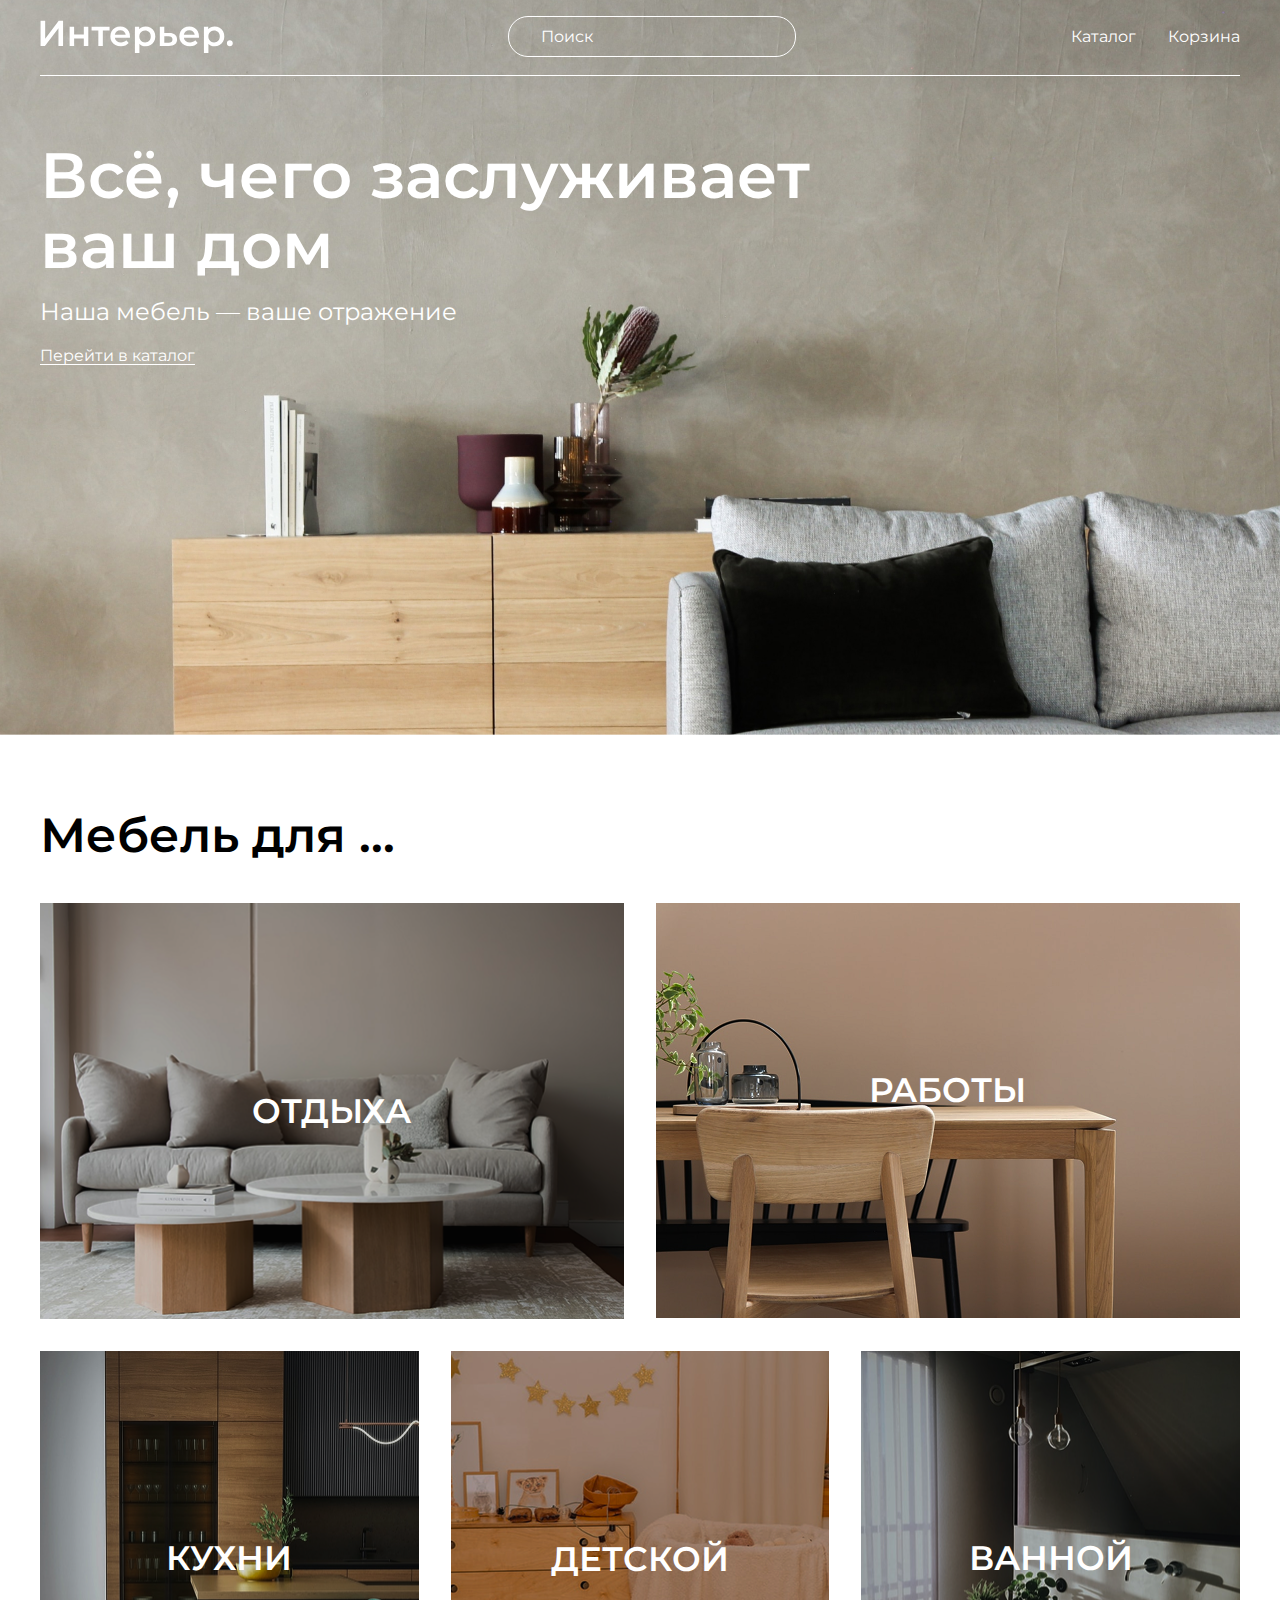
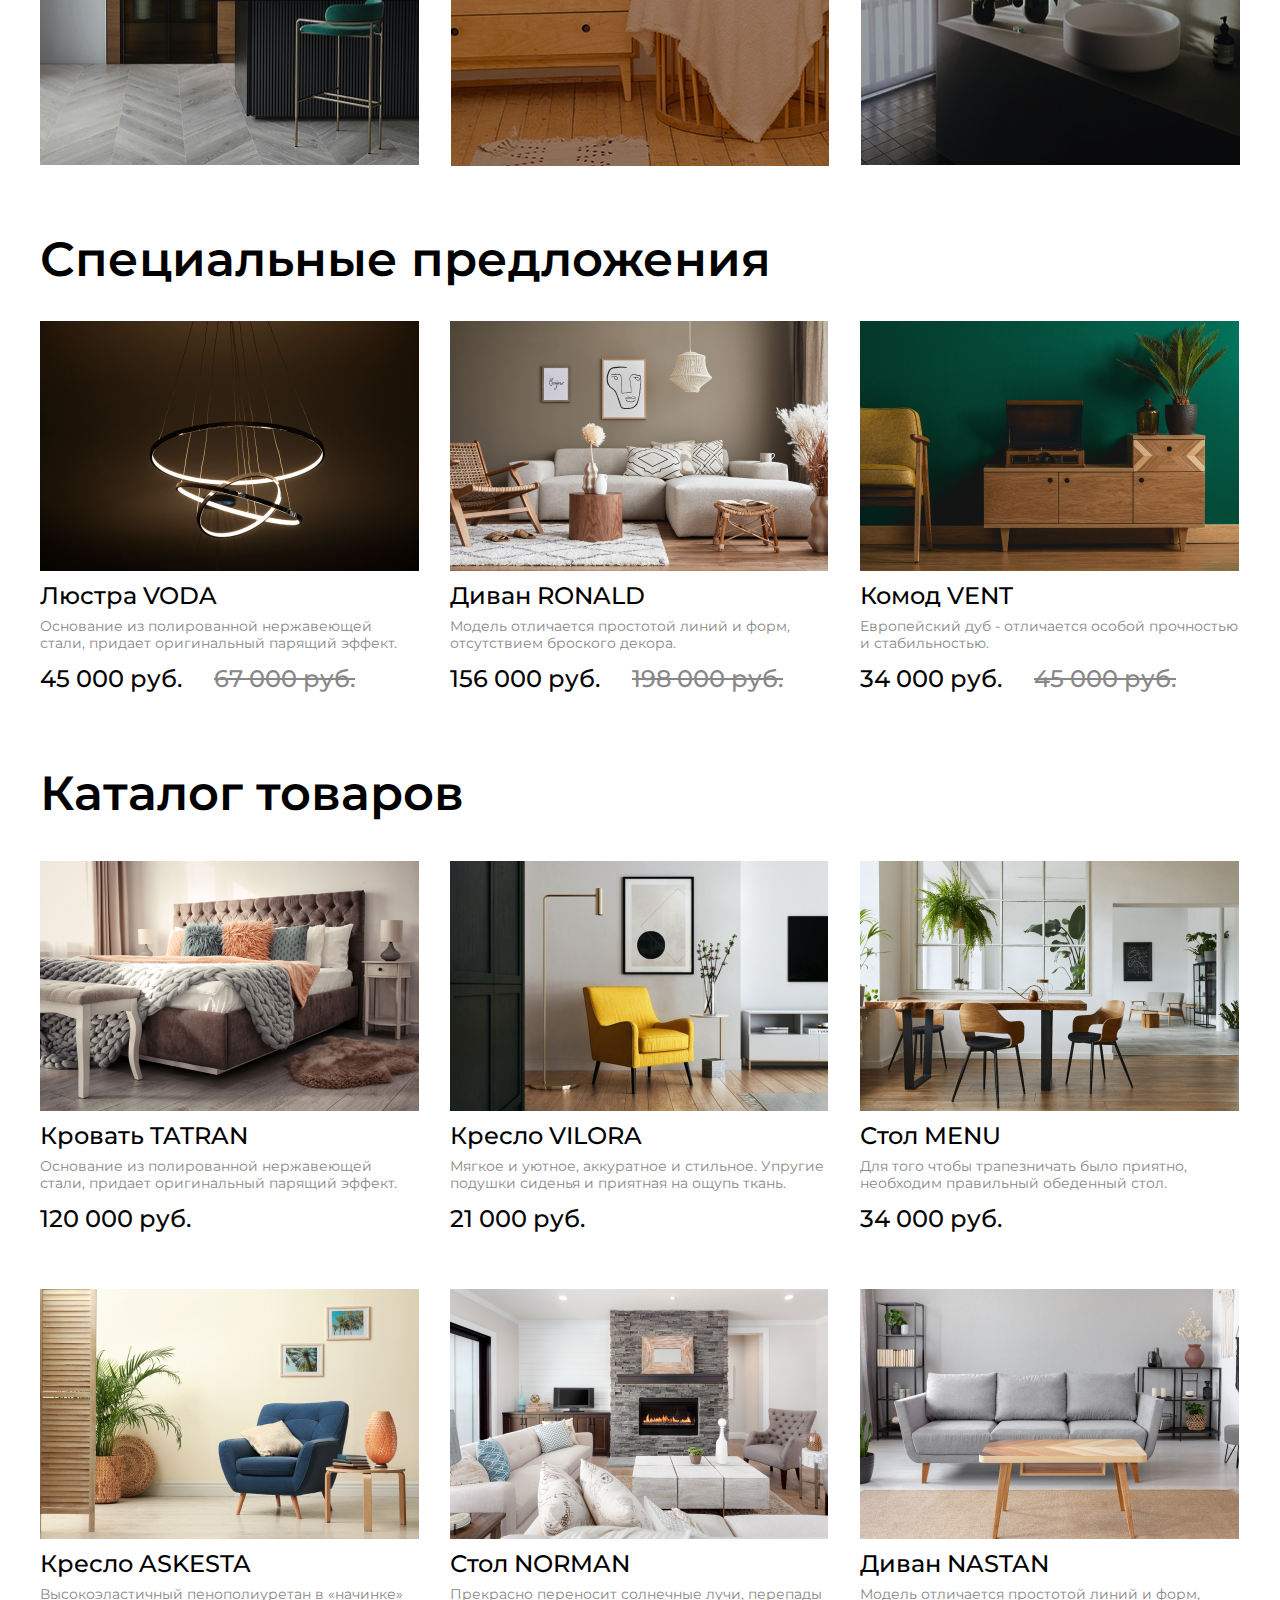
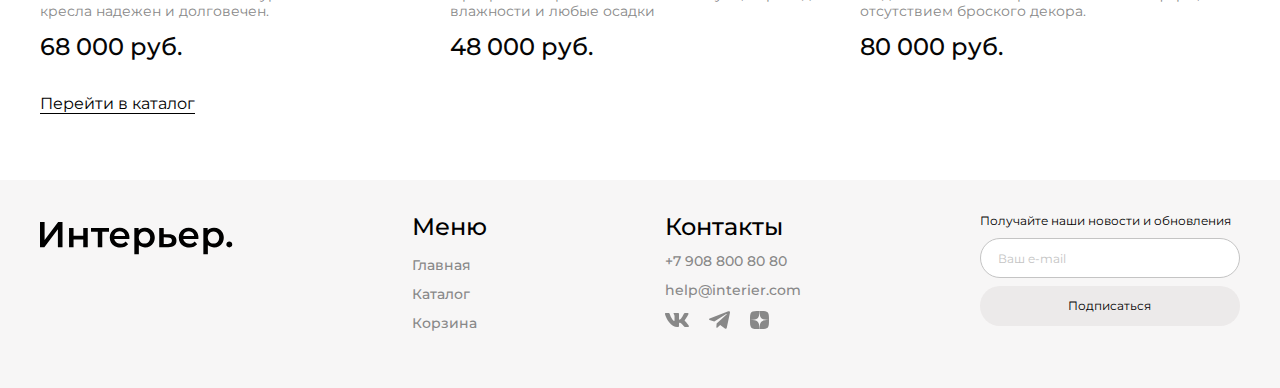
<file: index.html>
<!doctype html>
<html lang="ru">
  <head>
    <meta charset="UTF-8" />
    <meta name="viewport" content="width=device-width, initial-scale=1.0" />
    <link
      rel="stylesheet"
      href="https://cdnjs.cloudflare.com/ajax/libs/animate.css/4.1.1/animate.min.css"
    />
    <link rel="stylesheet" href="./css/style.css" />
    <title>Homework</title>
    <script src="./js//indexJs/index.js" type="module"></script>
  </head>
  <body>
    <section class="header-wrapper header-wrapper--index">
      <div class="container">
        <header class="header">
          <a href="#" class="header__logo-link">
            <img
              src="./images/logo-header.svg"
              class="header__logo"
              alt="Лого"
            />
          </a>
          <div class="header__input-wrapper">
            <input type="text" class="header__input" placeholder="Поиск" />
          </div>
          <nav class="header-nav">
            <ul class="header-nav__list">
              <li class="header-nav__item header-nav__item-catalog">
                <a
                  href="catalog.html"
                  class="header-nav__link header-nav__link-catalog"
                  >Каталог</a
                >
              </li>
              <li class="header-nav__item header-nav__item-cart">
                <a
                  href="cart.html"
                  class="header-nav__link header-nav__link-cart"
                >
                  Корзина
                </a>
                <div class="cart-widget">
                  <div class="cart-widget__wrapper">
                    <div class="cart-widget__content">
                      <img
                        src="./images/cart__img/cart-img__table-MENU.png"
                        class="cart-widget__img"
                        alt="Стол MENU"
                      />
                      <div class="cart-widget__info">
                        <h2 class="cart-widget__name">
                          Стол
                          <span class="cart-widget__name-uppercase">menu</span>
                        </h2>
                        <p class="cart-widget__price">34 000 руб.</p>
                        <div class="cart-widget__actions">
                          <a
                            href=""
                            class="cart-widget__action cart-widget__action--favourites"
                            >Избранные</a
                          >
                          <button
                            class="cart-widget__action cart-widget__action--delete"
                            type="button"
                          >
                            Удалить
                          </button>
                        </div>
                      </div>
                      <div class="quantity">
                        <input
                          type="number"
                          value="1"
                          min="1"
                          max="10"
                          class="cart-widget__quantity-input"
                        />
                      </div>
                    </div>
                    <div class="cart-widget__content">
                      <img
                        src="./images/cart__img/cart-img__sofa-NASTAN.png"
                        class="cart-widget__img"
                        alt="Диван NASTAN"
                      />
                      <div class="cart-widget__info">
                        <h2 class="cart-widget__name">
                          Диван
                          <span class="cart-widget__name-uppercase"
                            >nastan</span
                          >
                        </h2>
                        <p class="cart-widget__price">80 000 руб.</p>
                        <div class="cart-widget__actions">
                          <a
                            href=""
                            class="cart-widget__action cart-widget__action--favourites"
                            >Избранные</a
                          >
                          <button
                            class="cart-widget__action cart-widget__action--delete"
                            type="button"
                          >
                            Удалить
                          </button>
                        </div>
                      </div>
                      <div class="quantity">
                        <input
                          type="number"
                          value="1"
                          min="1"
                          max="10"
                          class="cart-widget__quantity-input"
                        />
                      </div>
                    </div>
                    <div class="cart-widget__summary">
                      <p class="cart-widget__sum">
                        Итого:
                        <span class="cart-widget__total-price"
                          >114 000 руб.</span
                        >
                      </p>
                      <a href="cart.html" class="cart-widget__order-button">
                        Оформить заказ
                      </a>
                    </div>
                  </div>
                </div>
              </li>
            </ul>
          </nav>
        </header>
        <div class="intro">
          <h1 class="intro__title">Всё, чего заслуживает ваш дом</h1>
          <p class="intro__subtitle">Наша мебель — ваше отражение</p>
          <a href="catalog.html" class="intro__link">Перейти в каталог</a>
        </div>
      </div>
    </section>
    <main class="main">
      <section class="categories">
        <div class="container">
          <h2 class="categories__title">Мебель для ...</h2>
          <div class="categories__content">
            <div class="category">
              <a href="#" class="category__link">
                <img
                  src="./images/category__relax-img.png"
                  alt="Мебель для отдыха"
                  class="category__img"
                />
                <span class="category__name">отдыха</span>
              </a>
            </div>
            <div class="category">
              <a href="#" class="category__link">
                <img
                  src="./images/category__work-img.png"
                  alt="Мебель для работы"
                  class="category__img"
                />
                <span class="category__name category__name-work">работы</span>
              </a>
            </div>
            <div class="category">
              <a href="#" class="category__link">
                <img
                  src="./images/category__kitchen-img.png"
                  alt="Мебель для кухни"
                  class="category__img"
                />
                <span class="category__name">кухни</span>
              </a>
            </div>
            <div class="category">
              <a href="#" class="category__link">
                <img
                  src="./images/category__playroom-img.png"
                  alt="Мебель для детской"
                  class="category__img"
                />
                <span class="category__name">детской</span>
              </a>
            </div>
            <div class="category">
              <a href="#" class="category__link">
                <img
                  src="./images/category__bathroom-img.png"
                  alt="Мебель для ванной"
                  class="category__img"
                />
                <span class="category__name">ванной</span>
              </a>
            </div>
          </div>
        </div>
      </section>
      <section class="offers">
        <div class="container">
          <h2 class="offers__title">Специальные предложения</h2>
          <div class="products">
            <article class="product offers-product">
              <a href="#" class="product__content">
                <img
                  src="./images/chandelier_VODA.jpg"
                  class="product__img"
                  alt="Кресло VILORA"
                  loading="lazy"
                />
                <div class="product__buttons">
                  <button class="product__button product__cart-button"></button>
                  <button
                    class="product__button product__favorites-button"
                  ></button>
                </div>
                <h3 class="product__name">
                  Люстра <span class="product__name-model">voda</span>
                </h3>
                <p class="product__description">
                  Основание из полированной нержавеющей стали, придает
                  оригинальный парящий эффект.
                </p>
                <div class="price">
                  <p class="product__new-price">45 000 руб.</p>
                  <p class="product__old-price">67 000 руб.</p>
                </div>
              </a>
            </article>
            <article class="product offers-product">
              <a href="#" class="product__content">
                <img
                  src="./images/sofa_RONALD.jpg"
                  class="product__img"
                  alt="Кресло VILORA"
                  loading="lazy"
                />
                <div class="product__buttons">
                  <button class="product__button product__cart-button"></button>
                  <button
                    class="product__button product__favorites-button"
                  ></button>
                </div>
                <h3 class="product__name">
                  Диван <span class="product__name-model">ronald</span>
                </h3>
                <p class="product__description">
                  Модель отличается простотой линий и форм, отсутствием броского
                  декора.
                </p>
                <div class="price">
                  <p class="product__new-price">156 000 руб.</p>
                  <p class="product__old-price">198 000 руб.</p>
                </div>
              </a>
            </article>
            <article class="product offers-product">
              <a href="#" class="product__content">
                <img
                  src="./images/dresser_VENT.jpg"
                  class="product__img"
                  alt="Кресло VILORA"
                  loading="lazy"
                />
                <div class="product__buttons">
                  <button class="product__button product__cart-button"></button>
                  <button
                    class="product__button product__favorites-button"
                  ></button>
                </div>
                <h3 class="product__name">
                  Комод <span class="product__name-model">vent</span>
                </h3>
                <p class="product__description">
                  Европейский дуб - отличается особой прочностью и
                  стабильностью.
                </p>
                <div class="price">
                  <p class="product__new-price">34 000 руб.</p>
                  <p class="product__old-price">45 000 руб.</p>
                </div>
              </a>
            </article>
          </div>
        </div>
      </section>
      <section class="catalog">
        <div class="container">
          <h2 class="catalog__title">Каталог товаров</h2>
          <div class="products">
            <article class="product catalog-products">
              <a href="#" class="product__content">
                <img
                  src="./images/bed_TATRAN.jpg"
                  class="product__img"
                  alt="Кресло VILORA"
                  loading="lazy"
                />
                <div class="product__buttons">
                  <button class="product__button product__cart-button"></button>
                  <button
                    class="product__button product__favorites-button"
                  ></button>
                </div>
                <h3 class="product__name">
                  Кровать <span class="product__name-model">tatran</span>
                </h3>
                <p class="product__description">
                  Основание из полированной нержавеющей стали, придает
                  оригинальный парящий эффект.
                </p>
                <p class="product__price product__new-price">120 000 руб.</p>
              </a>
            </article>
            <article class="product catalog-products">
              <a href="#" class="product__content">
                <img
                  src="./images/armchair_VILORA.jpg"
                  class="product__img"
                  alt="Кресло VILORA"
                  loading="lazy"
                />
                <div class="product__buttons">
                  <button class="product__button product__cart-button"></button>
                  <button
                    class="product__button product__favorites-button"
                  ></button>
                </div>
                <h3 class="product__name">
                  Кресло <span class="product__name-model">vilora</span>
                </h3>
                <p class="product__description">
                  Мягкое и уютное, аккуратное и стильное. Упругие подушки
                  сиденья и приятная на ощупь ткань.
                </p>
                <p class="product__price product__new-price">21 000 руб.</p>
              </a>
            </article>
            <article class="product catalog-products">
              <a href="#" class="product__content">
                <img
                  src="./images/table_MENU.jpg"
                  class="product__img"
                  alt="Кресло VILORA"
                  loading="lazy"
                />
                <div class="product__buttons">
                  <button class="product__button product__cart-button"></button>
                  <button
                    class="product__button product__favorites-button"
                  ></button>
                </div>
                <h3 class="product__name">
                  Стол <span class="product__name-model">menu</span>
                </h3>
                <p class="product__description">
                  Для того чтобы трапезничать было приятно, необходим правильный
                  обеденный стол.
                </p>
                <p class="product__price product__new-price">34 000 руб.</p>
              </a>
            </article>
            <article class="product catalog-products">
              <a href="#" class="product__content">
                <img
                  src="./images/armchaia_ASKESTA.jpg"
                  class="product__img"
                  alt="Кресло VILORA"
                  loading="lazy"
                />
                <div class="product__buttons">
                  <button class="product__button product__cart-button"></button>
                  <button
                    class="product__button product__favorites-button"
                  ></button>
                </div>
                <h3 class="product__name">
                  Кресло <span class="product__name-model">askesta</span>
                </h3>
                <p class="product__description">
                  Высокоэластичный пенополиуретан в «начинке» кресла надежен и
                  долговечен.
                </p>
                <p class="product__price product__new-price">68 000 руб.</p>
              </a>
            </article>
            <article class="product catalog-products">
              <a href="#" class="product__content">
                <img
                  src="./images/table_NORMAN.jpg"
                  class="product__img"
                  alt="Кресло VILORA"
                  loading="lazy"
                />
                <div class="product__buttons">
                  <button class="product__button product__cart-button"></button>
                  <button
                    class="product__button product__favorites-button"
                  ></button>
                </div>
                <h3 class="product__name">
                  Стол <span class="product__name-model">norman</span>
                </h3>
                <p class="product__description">
                  Прекрасно переносит солнечные лучи, перепады влажности и любые
                  осадки
                </p>
                <p class="product__price product__new-price">48 000 руб.</p>
              </a>
            </article>
            <article class="product catalog-products">
              <a href="#" class="product__content">
                <img
                  src="./images/sofa_NASTAN.jpg"
                  class="product__img"
                  alt="Кресло VILORA"
                  loading="lazy"
                />
                <div class="product__buttons">
                  <button class="product__button product__cart-button"></button>
                  <button
                    class="product__button product__favorites-button"
                  ></button>
                </div>
                <h3 class="product__name">
                  Диван <span class="product__name-model">nastan</span>
                </h3>
                <p class="product__description">
                  Модель отличается простотой линий и форм, отсутствием броского
                  декора.
                </p>
                <p class="product__price product__new-price">80 000 руб.</p>
              </a>
            </article>
          </div>
          <a href="catalog.html" class="catalog__link">Перейти в каталог</a>
        </div>
      </section>
    </main>
    <footer class="footer">
      <div class="container">
        <div class="footer__content">
          <a href="#" class="footer__logo-link">
            <img
              src="./images/logo-footer.svg"
              class="footer__logo"
              alt="Лого"
            />
          </a>
          <nav class="footer-nav">
            <h4 class="footer-nav__title footer__titles">Меню</h4>
            <ul class="footer-nav__list">
              <li class="footer-nav__list-item">
                <a href="index.html" class="footer-nav__link footer-links"
                  >Главная</a
                >
              </li>
              <li class="footer-nav__list-item">
                <a href="catalog.html" class="footer-nav__link footer-links"
                  >Каталог</a
                >
              </li>
              <li class="footer-nav__list-item">
                <a href="cart.html" class="footer-nav__link footer-links"
                  >Корзина</a
                >
              </li>
            </ul>
          </nav>
          <div class="footer-contacts">
            <h4 class="footer-contacts__title footer__titles">Контакты</h4>
            <a
              href="tel:+79088008080"
              class="footer-contacts__links footer-links"
              >+7 908 800 80 80
            </a>
            <a
              href="mailto:help@interier.com"
              class="footer-contacts__links footer-links"
              >help@interier.com
            </a>
            <div class="footer-socialmedia">
              <a
                href="https://vk.com"
                class="footer-socialmedia__links"
                target="_blank"
              >
                <img
                  class="footer-socialmedia__img"
                  src="./images/vk.svg"
                  alt="Вконтакте"
                  loading="lazy"
                />
              </a>
              <a
                href="https://web.telegram.org/"
                class="footer-socialmedia__links"
                target="_blank"
              >
                <img
                  class="footer-socialmedia__img"
                  src="./images/telegram.svg"
                  alt="Телеграм"
                  loading="lazy"
                />
              </a>
              <a
                href="https://dzen.ru/"
                class="footer-socialmedia__links"
                target="_blank"
              >
                <img
                  class="footer-socialmedia__img"
                  src="./images/dzen.svg"
                  alt="Дзен"
                  loading="lazy"
                />
              </a>
            </div>
          </div>
          <form class="subcribe-form" action="#">
            <p class="subcribe-form__text">
              Получайте наши новости и обновления
            </p>
            <input
              type="email"
              class="subcribe-form__input"
              placeholder="Ваш e-mail"
            />
            <button type="submit" class="subcribe-form__btn">
              Подписаться
            </button>
          </form>
        </div>
      </div>
    </footer>
  </body>
</html>
</file>
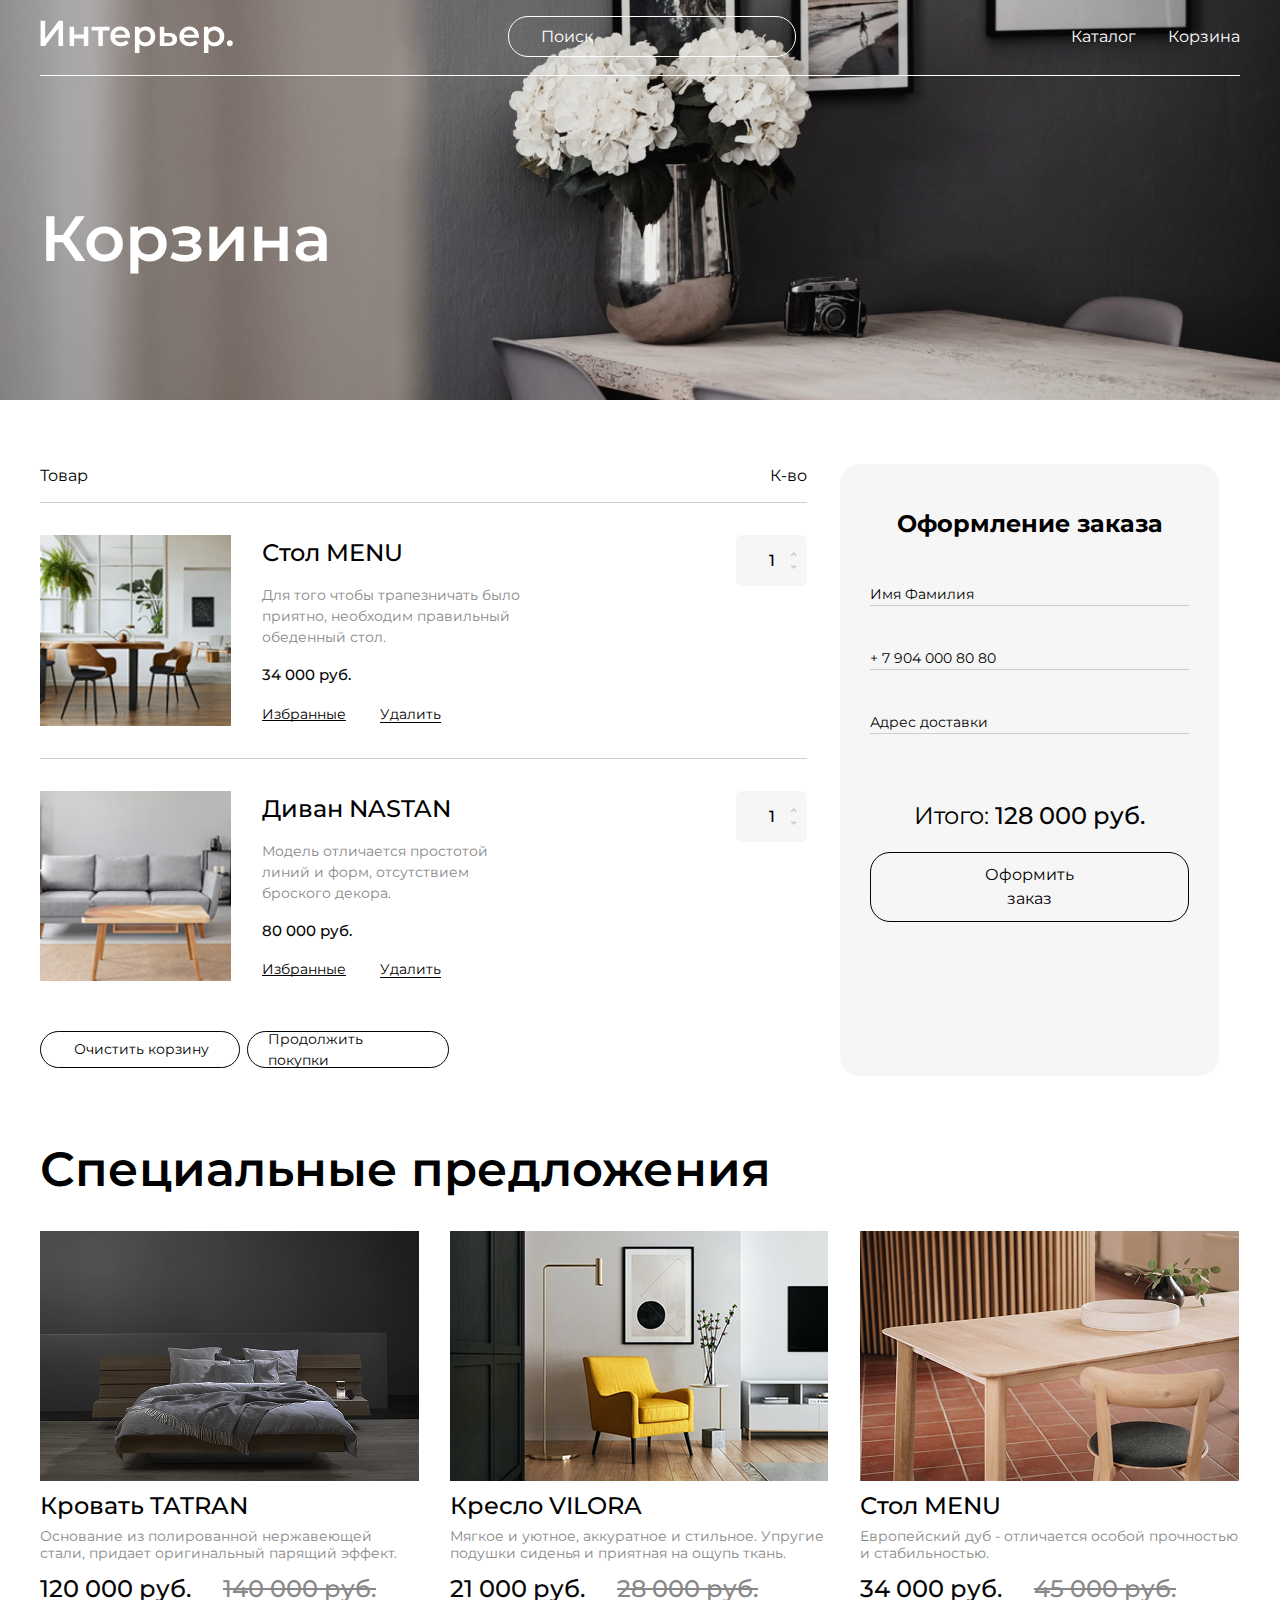
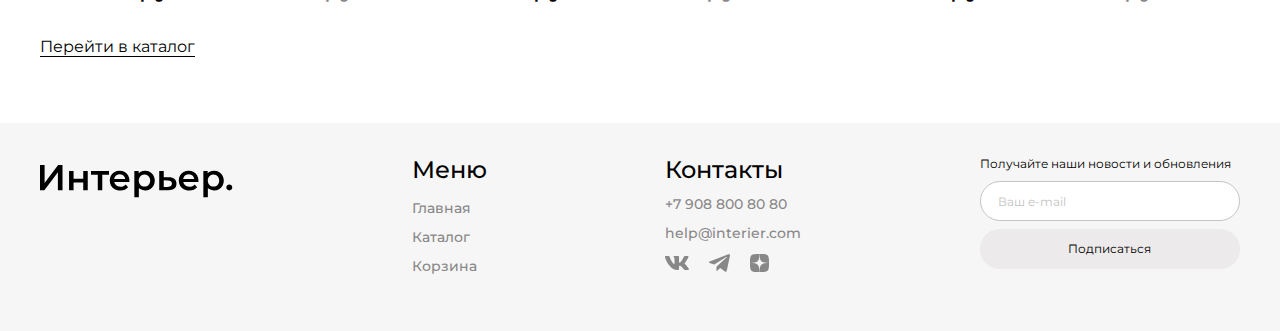
<file: cart.html>
<!doctype html>
<html lang="ru">
  <head>
    <meta charset="UTF-8" />
    <meta name="viewport" content="width=device-width, initial-scale=1.0" />
    <link rel="stylesheet" href="./css/style.css" />
    <title>Homework</title>
  </head>
  <body>
    <section class="header-wrapper header-wrapper--cart">
      <div class="container">
        <header class="header">
          <a href="index.html" class="header__logo-link">
            <img
              src="./images/logo-header.svg"
              class="header__logo"
              alt="Лого"
            />
          </a>
          <div class="header__input-wrapper">
            <input type="text" class="header__input" placeholder="Поиск" />
          </div>
          <nav class="header-nav">
            <ul class="header-nav__list">
              <li class="header-nav__item header-nav__item-catalog">
                <a
                  href="catalog.html"
                  class="header-nav__link header-nav__link-catalog"
                  >Каталог</a
                >
              </li>
              <li class="header-nav__item header-nav__item-cart">
                <a href="cart.html" class="header-nav__link"> Корзина </a>
              </li>
            </ul>
          </nav>
        </header>
        <h1 class="page-title page-title--cart">Корзина</h1>
      </div>
    </section>
    <main class="main">
      <section class="order-cart">
        <h1 class="visually-hidden">Корзина с товарами</h1>
        <div class="container">
          <div class="cart">
            <div class="cart__content">
              <div class="cart-row">
                <p class="cart-row__text">Товар</p>
                <p class="cart-row__text">К-во</p>
              </div>
              <div class="cart-item">
                <div class="cart-item__content">
                  <img
                    src="./images/cart__img/cart-img__table-MENU.png"
                    class="cart-item__img"
                    alt="Стол MENU"
                  />
                  <div class="cart-item__info">
                    <h2 class="cart-item__name">
                      Стол <span class="cart-item__name-uppercase">menu</span>
                    </h2>
                    <p class="cart-item__description">
                      Для того чтобы трапезничать было приятно, необходим
                      правильный обеденный стол.
                    </p>
                    <p class="cart-item__price">34 000 руб.</p>
                    <div class="cart-item__actions">
                      <a
                        href=""
                        class="cart-item__action cart-item__action--favourites"
                        >Избранные</a
                      >
                      <button
                        class="cart-item__action cart-item__action--delete"
                        type="button"
                      >
                        Удалить
                      </button>
                    </div>
                  </div>
                </div>
                <div class="quantity">
                  <input
                    type="number"
                    value="1"
                    min="1"
                    max="10"
                    class="cart-item__quantity-input"
                  />
                </div>
              </div>
              <div class="cart-item">
                <div class="cart-item__content">
                  <img
                    src="./images/cart__img/cart-img__sofa-NASTAN.png"
                    class="cart-item__img"
                    alt="Диван NASTAN"
                  />
                  <div class="cart-item__info">
                    <h2 class="cart-item__name">
                      Диван
                      <span class="cart-item__name-uppercase">nastan</span>
                    </h2>
                    <p class="cart-item__description">
                      Модель отличается простотой линий и форм, отсутствием
                      броского декора.
                    </p>
                    <p class="cart-item__price">80 000 руб.</p>
                    <div class="cart-item__actions">
                      <a
                        href=""
                        class="cart-item__action cart-item__action--favourites"
                        >Избранные</a
                      >
                      <button
                        class="cart-item__action cart-item__action--delete"
                        type="button"
                      >
                        Удалить
                      </button>
                    </div>
                  </div>
                </div>
                <div class="quantity">
                  <input
                    type="number"
                    value="1"
                    min="1"
                    max="10"
                    class="cart-item__quantity-input"
                  />
                </div>
              </div>
              <div class="cart__controls">
                <button
                  class="cart__control cart__control--delete"
                  type="button"
                >
                  Очистить корзину
                </button>
                <a
                  href="catalog.html"
                  class="cart__control cart__control--continue"
                  >Продолжить покупки</a
                >
              </div>
            </div>
            <form class="checkout-form" action="#">
              <fieldset class="checkout-form__fieldset">
                <legend class="checkout-form__legend">Оформление заказа</legend>
                <ul class="checkout-form__list">
                  <li class="checkout-form__list-item">
                    <label class="visually-hidden" for="name"
                      >Имя и фамилия</label
                    >
                    <input
                      class="checkout-form__input"
                      type="text"
                      id="name"
                      name="name"
                      placeholder="Имя Фамилия"
                      required
                    />
                  </li>
                  <li class="checkout-form__list-item">
                    <label class="visually-hidden" for="phone"
                      >Номер Телефона</label
                    >
                    <input
                      class="checkout-form__input"
                      type="tel"
                      id="phone"
                      name="phone"
                      placeholder="+ 7 904 000 80 80"
                      required
                    />
                  </li>
                  <li class="checkout-form__list-item">
                    <label class="visually-hidden" for="address"
                      >Адрес доставки</label
                    >
                    <input
                      class="checkout-form__input"
                      type="text"
                      id="address"
                      name="address"
                      placeholder="Адрес доставки"
                      required
                    />
                  </li>
                </ul>
              </fieldset>
              <div class="checkout-form__summary">
                <p class="checkout-form__sum">
                  Итого:
                  <span class="checkout-form__total-price">128 000 руб.</span>
                </p>
                <button type="submit" class="checkout-form__order-button">
                  Оформить заказ
                </button>
              </div>
            </form>
          </div>
        </div>
      </section>
      <section class="offers">
        <div class="container">
          <h2 class="offers__title">Специальные предложения</h2>
          <div class="products">
            <article class="product catalog-products">
              <a href="#" class="product__content">
                <div class="product__buttons">
                  <button class="product__button product__cart-button"></button>
                  <button
                    class="product__button product__favorites-button"
                  ></button>
                </div>
                <img
                  src="./images/catalog_img/catalog-img__bed-TATRAN.png"
                  class="product__img"
                  alt="Кровать TATRAN"
                  loading="lazy"
                />
                <h2 class="product__name">
                  Кровать <span class="product__name-model">tatran</span>
                </h2>
                <p class="product__description">
                  Основание из полированной нержавеющей стали, придает
                  оригинальный парящий эффект.
                </p>
                <div class="price">
                  <p class="product__new-price">120 000 руб.</p>
                  <p class="product__old-price">140 000 руб.</p>
                </div>
              </a>
            </article>
            <article class="product catalog-products">
              <a href="#" class="product__content">
                <div class="product__buttons">
                  <button class="product__button product__cart-button"></button>
                  <button
                    class="product__button product__favorites-button"
                  ></button>
                </div>
                <img
                  src="./images/catalog_img/catalog-img__armchair-VILORA.png"
                  class="product__img"
                  alt="Кресло VILORA"
                  loading="lazy"
                />
                <h2 class="product__name">
                  Кресло <span class="product__name-model">vilora</span>
                </h2>
                <p class="product__description">
                  Мягкое и уютное, аккуратное и стильное. Упругие подушки
                  сиденья и приятная на ощупь ткань.
                </p>
                <div class="price">
                  <p class="product__new-price">21 000 руб.</p>
                  <p class="product__old-price">28 000 руб.</p>
                </div>
              </a>
            </article>
            <article class="product catalog-products">
              <a href="#" class="product__content">
                <div class="product__buttons">
                  <button class="product__button product__cart-button"></button>
                  <button
                    class="product__button product__favorites-button"
                  ></button>
                </div>
                <img
                  src="./images/catalog_img/catalog-img__table-MENU.png"
                  class="product__img"
                  alt="Стол MENU"
                  loading="lazy"
                />
                <h2 class="product__name">
                  Стол <span class="product__name-model">menu</span>
                </h2>
                <p class="product__description">
                  Европейский дуб - отличается особой прочностью и
                  стабильностью.
                </p>
                <div class="price">
                  <p class="product__new-price">34 000 руб.</p>
                  <p class="product__old-price">45 000 руб.</p>
                </div>
              </a>
            </article>
          </div>
          <a href="catalog.html" class="offers__catalog-link"
            >Перейти в каталог</a
          >
        </div>
      </section>
    </main>
    <footer class="footer">
      <div class="container">
        <div class="footer__content">
          <a href="index.html" class="footer__logo-link">
            <img
              src="./images/logo-footer.svg"
              class="footer__logo"
              alt="Лого"
            />
          </a>
          <nav class="footer-nav">
            <h3 class="footer-nav__title footer__titles">Меню</h3>
            <ul class="footer-nav__list">
              <li class="footer-nav__list-item">
                <a href="index.html" class="footer-nav__link footer-links"
                  >Главная</a
                >
              </li>
              <li class="footer-nav__list-item">
                <a href="catalog.html" class="footer-nav__link footer-links"
                  >Каталог</a
                >
              </li>
              <li class="footer-nav__list-item">
                <a href="#" class="footer-nav__link footer-links">Корзина</a>
              </li>
            </ul>
          </nav>
          <div class="footer-contacts">
            <h4 class="footer-contacts__title footer__titles">Контакты</h4>
            <a
              href="tel:+79088008080"
              class="footer-contacts__links footer-links"
              >+7 908 800 80 80
            </a>
            <a
              href="mailto:help@interier.com"
              class="footer-contacts__links footer-links"
              >help@interier.com
            </a>
            <div class="footer-socialmedia">
              <a
                href="https://vk.com"
                class="footer-socialmedia__links"
                target="_blank"
              >
                <img
                  class="footer-socialmedia__img"
                  src="./images/vk.svg"
                  alt="Вконтакте"
                  loading="lazy"
                />
              </a>
              <a
                href="https://web.telegram.org/"
                class="footer-socialmedia__links"
                target="_blank"
              >
                <img
                  class="footer-socialmedia__img"
                  src="./images/telegram.svg"
                  alt="Телеграм"
                  loading="lazy"
                />
              </a>
              <a
                href="https://dzen.ru/"
                class="footer-socialmedia__links"
                target="_blank"
              >
                <img
                  class="footer-socialmedia__img"
                  src="./images/dzen.svg"
                  alt="Дзен"
                  loading="lazy"
                />
              </a>
            </div>
          </div>
          <form class="subcribe-form" action="#">
            <p class="subcribe-form__text">
              Получайте наши новости и обновления
            </p>
            <input
              type="email"
              class="subcribe-form__input"
              placeholder="Ваш e-mail"
            />
            <button type="submit" class="subcribe-form__btn">
              Подписаться
            </button>
          </form>
        </div>
      </div>
    </footer>
  </body>
</html>
</file>
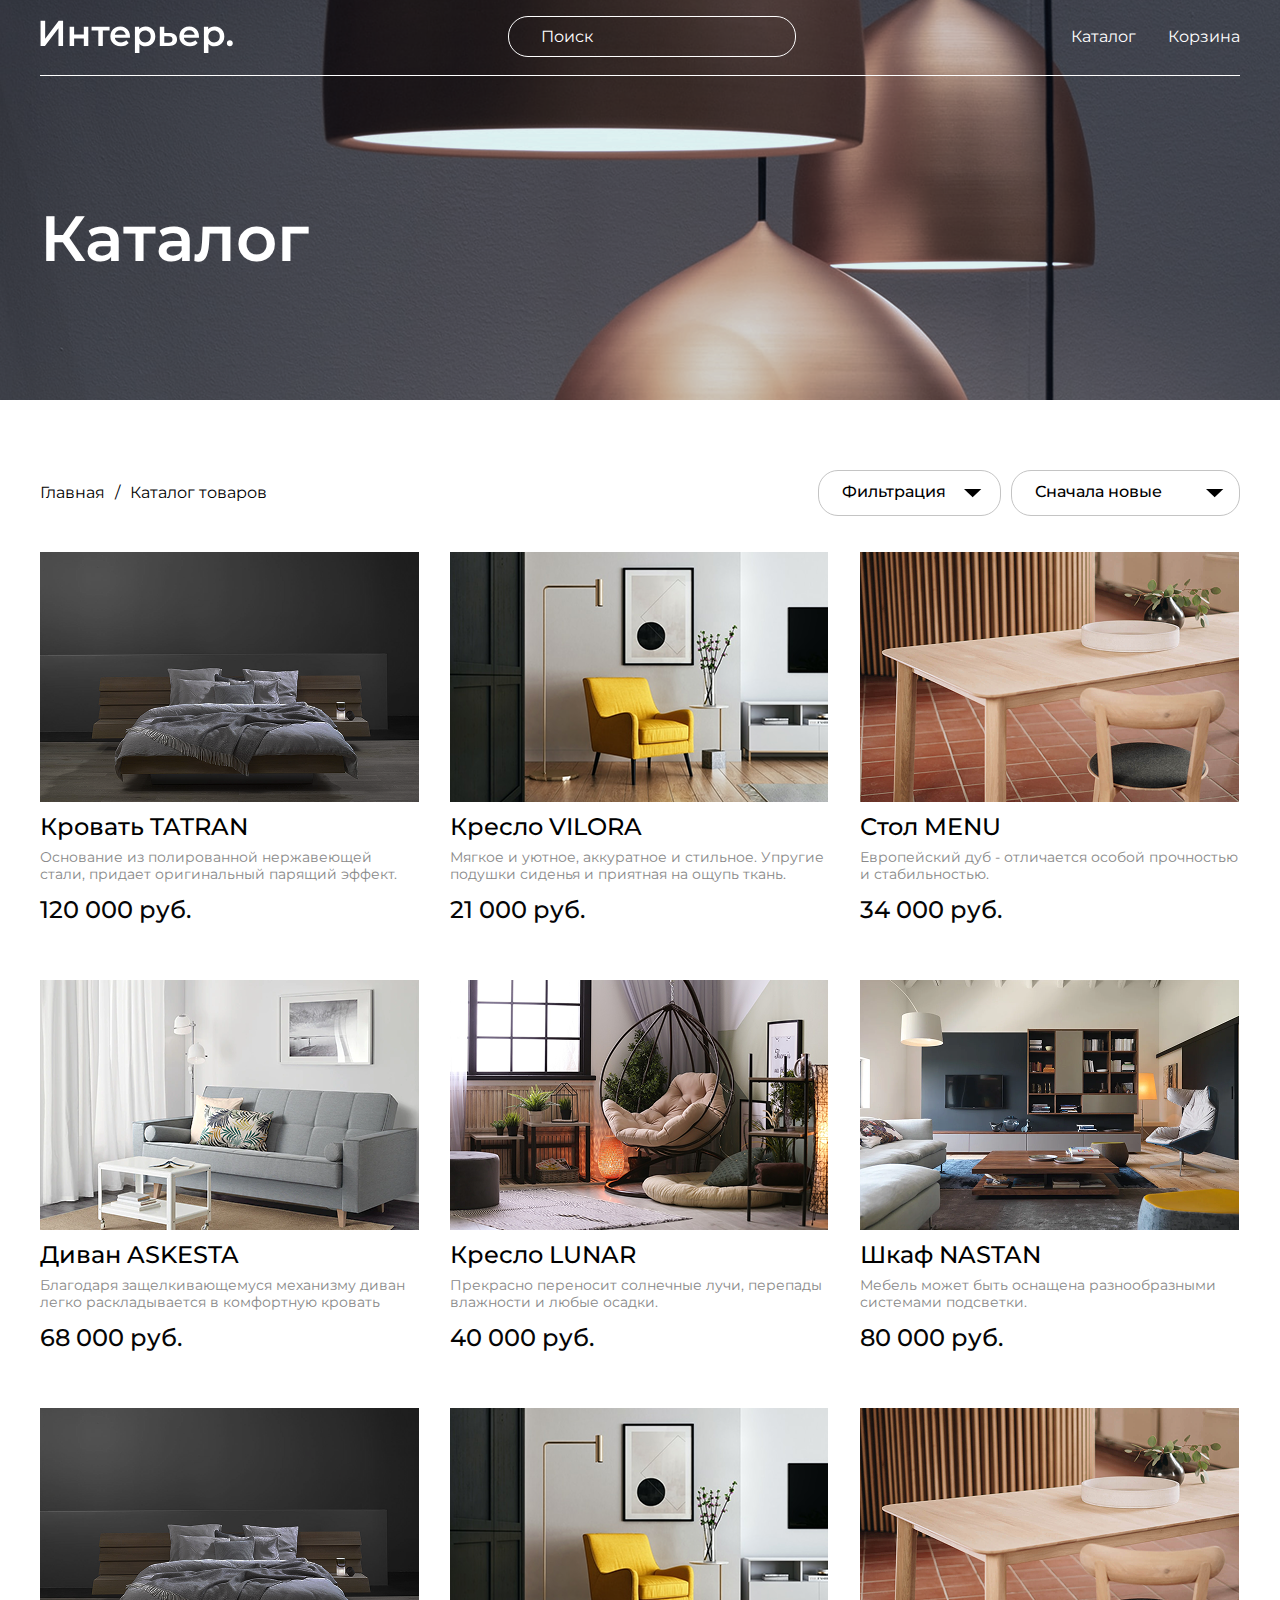
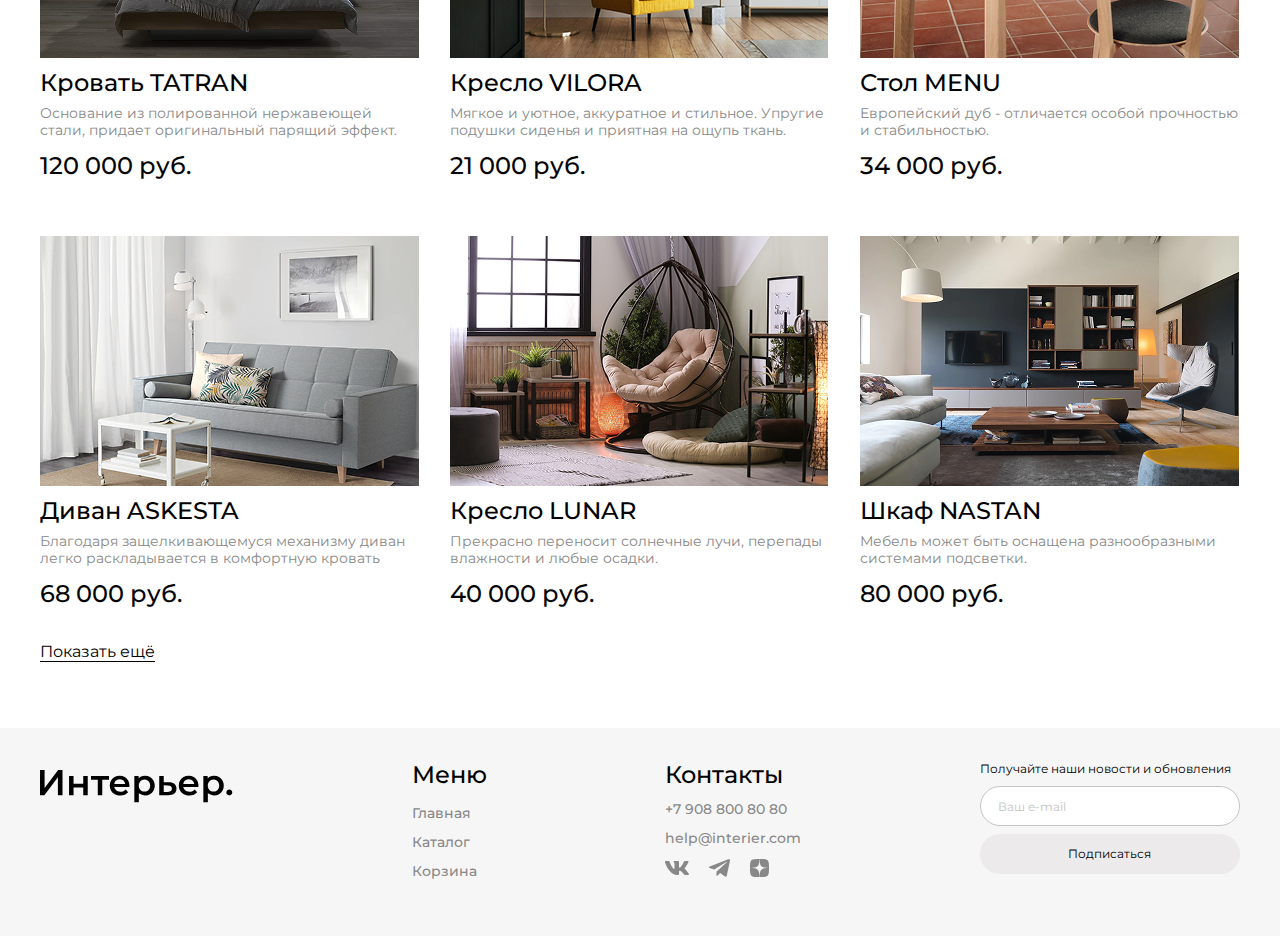
<file: catalog.html>
<!doctype html>
<html lang="ru">
  <head>
    <meta charset="UTF-8" />
    <meta name="viewport" content="width=device-width, initial-scale=1.0" />
    <link rel="stylesheet" href="./css/style.css" />
    <link
      rel="stylesheet"
      href="https://cdnjs.cloudflare.com/ajax/libs/animate.css/4.1.1/animate.min.css"
    />
    <script src="./js/catalogJs/catalog.js" type="module"></script>
    <title>Catalog</title>
  </head>
  <body>
    <section class="header-wrapper header-wrapper--catalog">
      <div class="container">
        <header class="header">
          <a href="index.html" class="header__logo-link">
            <img
              src="./images/logo-header.svg"
              class="header__logo"
              alt="Лого"
            />
          </a>
          <div class="header__input-wrapper">
            <input type="text" class="header__input" placeholder="Поиск" />
          </div>
          <nav class="header-nav">
            <ul class="header-nav__list">
              <li class="header-nav__item header-nav__item-catalog">
                <a
                  href="catalog.html"
                  class="header-nav__link header-nav__link-catalog"
                  >Каталог</a
                >
              </li>
              <li class="header-nav__item header-nav__item-cart">
                <a
                  href="cart.html"
                  class="header-nav__link header-nav__link-cart"
                >
                  Корзина
                </a>
                <div class="cart-widget">
                  <div class="cart-widget__wrapper">
                    <div class="cart-widget__content">
                      <img
                        src="./images/cart__img/cart-img__table-MENU.png"
                        class="cart-widget__img"
                        alt="Стол MENU"
                      />
                      <div class="cart-widget__info">
                        <h2 class="cart-widget__name">
                          Стол
                          <span class="cart-widget__name-uppercase">menu</span>
                        </h2>
                        <p class="cart-widget__price">34 000 руб.</p>
                        <div class="cart-widget__actions">
                          <a
                            href=""
                            class="cart-widget__action cart-widget__action--favourites"
                            >Избранные</a
                          >
                          <button
                            class="cart-widget__action cart-widget__action--delete"
                            type="button"
                          >
                            Удалить
                          </button>
                        </div>
                      </div>
                      <div class="quantity">
                        <input
                          type="number"
                          value="1"
                          min="1"
                          max="10"
                          class="cart-widget__quantity-input"
                        />
                      </div>
                    </div>
                    <div class="cart-widget__content">
                      <img
                        src="./images/cart__img/cart-img__sofa-NASTAN.png"
                        class="cart-widget__img"
                        alt="Диван NASTAN"
                      />
                      <div class="cart-widget__info">
                        <h2 class="cart-widget__name">
                          Диван
                          <span class="cart-widget__name-uppercase"
                            >nastan</span
                          >
                        </h2>
                        <p class="cart-widget__price">80 000 руб.</p>
                        <div class="cart-widget__actions">
                          <a
                            href=""
                            class="cart-widget__action cart-widget__action--favourites"
                            >Избранные</a
                          >
                          <button
                            class="cart-widget__action cart-widget__action--delete"
                            type="button"
                          >
                            Удалить
                          </button>
                        </div>
                      </div>
                      <div class="quantity">
                        <input
                          type="number"
                          value="1"
                          min="1"
                          max="10"
                          class="cart-widget__quantity-input"
                        />
                      </div>
                    </div>
                    <div class="cart-widget__summary">
                      <p class="cart-widget__sum">
                        Итого:
                        <span class="cart-widget__total-price"
                          >114 000 руб.</span
                        >
                      </p>
                      <a href="cart.html" class="cart-widget__order-button">
                        Оформить заказ
                      </a>
                    </div>
                  </div>
                </div>
              </li>
            </ul>
          </nav>
        </header>
        <h1 class="page-title">Каталог</h1>
      </div>
    </section>
    <main class="main">
      <section class="settings">
        <h2 class="visually-hidden">Настройка отображения товара</h2>
        <div class="container">
          <div class="settings__content">
            <div class="navigation">
              <ul class="navigation__list">
                <li class="navigation__list-item">
                  <p class="navigation__page-name navigation__text">Главная</p>
                </li>
                <li class="navigation__list-item">
                  <span class="navigation__name-separation navigation__text"
                    >/</span
                  >
                </li>
                <li class="navigation__list-item">
                  <p class="navigation__page-name navigation__text">
                    Каталог товаров
                  </p>
                </li>
              </ul>
            </div>
            <div class="setting">
              <div class="filter">
                <button class="setting__filtration-button">Фильтрация</button>
                <div class="filter__form-wrapper">
                  <form action="#" method="get" class="filter-form">
                    <fieldset class="filter-delivery">
                      <legend class="filter-delivery__legend legend-title">
                        Сроки доставки
                      </legend>
                      <label class="filter-delivery__option">
                        <input
                          class="filter-delivery__radio"
                          type="radio"
                          name="delivery"
                          value="any"
                          checked
                        />
                        <span class="filter-delivery__label">Неважно</span>
                      </label>

                      <label class="filter-delivery__option">
                        <input
                          class="filter-delivery__radio"
                          type="radio"
                          name="delivery"
                          value="today"
                        />
                        <span class="filter-delivery__label">Сегодня</span>
                      </label>

                      <label class="filter-delivery__option">
                        <input
                          class="filter-delivery__radio"
                          type="radio"
                          name="delivery"
                          value="tomorrow"
                        />
                        <span class="filter-delivery__label">Завтра</span>
                      </label>

                      <label class="filter-delivery__option">
                        <input
                          class="filter-delivery__radio"
                          type="radio"
                          name="delivery"
                          value="three-days"
                        />
                        <span class="filter-delivery__label">До 3 дней</span>
                      </label>

                      <label class="filter-delivery__option">
                        <input
                          class="filter-delivery__radio"
                          type="radio"
                          name="delivery"
                          value="seven-days"
                        />
                        <span class="filter-delivery__label">До 7 дней</span>
                      </label>
                    </fieldset>
                    <fieldset class="filter-roomtype">
                      <legend class="filter-roomtype__legend legend-title">
                        Тип комнаты
                      </legend>
                      <label class="filter-roomtype__option">
                        <input
                          class="filter-roomtype__checkbox"
                          type="checkbox"
                          name="roomtype[]"
                          value="kitchen-dining room"
                          checked
                        />
                        <span class="filter-roomtype__label"
                          >Кухня и столовая</span
                        >
                      </label>
                      <label class="filter-roomtype__option">
                        <input
                          class="filter-roomtype__checkbox"
                          type="checkbox"
                          name="roomtype[]"
                          value="bathroom"
                          checked
                        />
                        <span class="filter-roomtype__label"
                          >Ванная комната</span
                        >
                      </label>
                      <label class="filter-roomtype__option">
                        <input
                          class="filter-roomtype__checkbox"
                          type="checkbox"
                          name="roomtype[]"
                          value="childrens-room"
                        />
                        <span class="filter-roomtype__label"
                          >Детская комната</span
                        >
                      </label>
                      <label class="filter-roomtype__option">
                        <input
                          class="filter-roomtype__checkbox"
                          type="checkbox"
                          name="roomtype[]"
                          value="home-office"
                        />
                        <span class="filter-roomtype__label"
                          >Домашний офис</span
                        >
                      </label>
                      <label class="filter-roomtype__option">
                        <input
                          class="filter-roomtype__checkbox"
                          type="checkbox"
                          name="roomtype[]"
                          value="living-room"
                        />
                        <span class="filter-roomtype__label">Гостиная</span>
                      </label>
                      <label class="filter-roomtype__option">
                        <input
                          class="filter-roomtype__checkbox"
                          type="checkbox"
                          name="roomtype[]"
                          value="hallway"
                        />
                        <span class="filter-roomtype__label">Прихожая</span>
                      </label>
                      <label class="filter-roomtype__option">
                        <input
                          class="filter-roomtype__checkbox"
                          type="checkbox"
                          name="roomtype[]"
                          value="bedroom"
                        />
                        <span class="filter-roomtype__label">Спальня</span>
                      </label>
                      <label class="filter-roomtype__option">
                        <input
                          class="filter-roomtype__checkbox"
                          type="checkbox"
                          name="roomtype[]"
                          value="wardrobe"
                        />
                        <span class="filter-roomtype__label">Гардероб</span>
                      </label>
                      <label class="filter-roomtype__option">
                        <input
                          class="filter-roomtype__checkbox"
                          type="checkbox"
                          name="roomtype[]"
                          value="country-house"
                        />
                        <span class="filter-roomtype__label">Дача</span>
                      </label>
                      <label class="filter-roomtype__option">
                        <input
                          class="filter-roomtype__checkbox"
                          type="checkbox"
                          name="roomtype[]"
                          value="light"
                        />
                        <span class="filter-roomtype__label">Свет</span>
                      </label>
                    </fieldset>
                    <fieldset class="price-range">
                      <legend class="filter-form__legend legend-title">
                        Цена
                      </legend>
                      <p class="price-range__value">
                        от <span class="price-range__min">0</span> руб. до
                        <span class="price-range__max">1000000</span> руб.
                      </p>
                      <div class="price-range__slider">
                        <input
                          type="range"
                          min="0"
                          max="1000000"
                          value="2000"
                          class="price-range__input price-range__input--min"
                        />

                        <input
                          type="range"
                          min="0"
                          max="1000000"
                          value="1000000"
                          class="price-range__input price-range__input--max"
                        />
                      </div>
                    </fieldset>
                    <fieldset class="filter-color">
                      <legend class="filter-form__legend legend-title">
                        Цвет
                      </legend>
                      <label
                        class="filter-color__option filter-color__white-option"
                      >
                        <input
                          class="filter-color__checkbox"
                          type="checkbox"
                          name="color[]"
                          value="white"
                        />
                        <span class="visually-hidden">Белый</span>
                      </label>
                      <label
                        class="filter-color__option filter-color__black-option"
                      >
                        <input
                          class="filter-color__checkbox"
                          type="checkbox"
                          name="color[]"
                          value="black"
                        />
                        <span class="visually-hidden">Чёрный</span>
                      </label>
                      <label
                        class="filter-color__option filter-color__grey-option"
                      >
                        <input
                          class="filter-color__checkbox"
                          type="checkbox"
                          name="color[]"
                          value="grey"
                        />
                        <span class="visually-hidden">Серый</span>
                      </label>
                      <label
                        class="filter-color__option filter-color__red-option"
                      >
                        <input
                          class="filter-color__checkbox"
                          type="checkbox"
                          name="color[]"
                          value="red"
                        />
                        <span class="visually-hidden">Красный</span>
                      </label>
                      <label
                        class="filter-color__option filter-color__orange-option"
                      >
                        <input
                          class="filter-color__checkbox"
                          type="checkbox"
                          name="color[]"
                          value="orange"
                          checked
                        />
                        <span class="visually-hidden">Оранжевый</span>
                      </label>
                      <label
                        class="filter-color__option filter-color__yellow-option"
                      >
                        <input
                          class="filter-color__checkbox"
                          type="checkbox"
                          name="color[]"
                          value="yellow"
                          checked
                        />
                        <span class="visually-hidden">Жёлтый</span>
                      </label>
                      <label
                        class="filter-color__option filter-color__green-option"
                      >
                        <input
                          class="filter-color__checkbox"
                          type="checkbox"
                          name="color[]"
                          value="green"
                        />
                        <span class="visually-hidden">Зелёный</span>
                      </label>
                      <label
                        class="filter-color__option filter-color__mint-option"
                      >
                        <input
                          class="filter-color__checkbox"
                          type="checkbox"
                          name="color[]"
                          value="mint"
                        />
                        <span class="visually-hidden">Мятный</span>
                      </label>
                      <label
                        class="filter-color__option filter-color__azure-option"
                      >
                        <input
                          class="filter-color__checkbox"
                          type="checkbox"
                          name="color[]"
                          value="azure"
                        />
                        <span class="visually-hidden">Голубой</span>
                      </label>
                      <label
                        class="filter-color__option filter-color__blue-option"
                      >
                        <input
                          class="filter-color__checkbox"
                          type="checkbox"
                          name="color[]"
                          value="blue"
                        />
                        <span class="visually-hidden">Синий</span>
                      </label>
                      <label
                        class="filter-color__option filter-color__darkviolet-option"
                      >
                        <input
                          class="filter-color__checkbox"
                          type="checkbox"
                          name="color[]"
                          value="dark-violet"
                        />
                        <span class="visually-hidden">Тёмно-лиловый</span>
                      </label>
                      <label
                        class="filter-color__option filter-color__violet-option"
                      >
                        <input
                          class="filter-color__checkbox"
                          type="checkbox"
                          name="color[]"
                          value="violet"
                        />
                        <span class="visually-hidden">Фиолетовый</span>
                      </label>
                      <label
                        class="filter-color__option filter-color__purple-option"
                      >
                        <input
                          class="filter-color__checkbox"
                          type="checkbox"
                          name="color[]"
                          value="purple"
                          checked
                        />
                        <span class="visually-hidden">Лавандовый</span>
                      </label>
                      <label
                        class="filter-color__option filter-color__pink-option"
                      >
                        <input
                          class="filter-color__checkbox"
                          type="checkbox"
                          name="color[]"
                          value="pink"
                        />
                        <span class="visually-hidden">Розовый</span>
                      </label>
                    </fieldset>
                    <button type="submit" class="filter-form__button">
                      Применить
                    </button>
                  </form>
                </div>
              </div>
              <select
                name="select-sort"
                id="sort"
                class="setting__select setting__select-sort"
              >
                <option value="popular">По популярности</option>
                <option value="new" selected>Сначала новые</option>
                <option value="old">Сначала старые</option>
              </select>
            </div>
          </div>
        </div>
      </section>
      <section class="catalog">
        <h2 class="visually-hidden">Каталог</h2>
        <div class="container">
          <div class="products">
            <article class="product catalog-products">
              <a href="#" class="product__content">
                <div class="product__buttons">
                  <button class="product__button product__cart-button"></button>
                  <button
                    class="product__button product__favorites-button"
                  ></button>
                </div>
                <img
                  src="./images/catalog_img/catalog-img__bed-TATRAN.png"
                  class="product__img"
                  alt="Кровать TATRAN"
                  loading="lazy"
                />
                <h3 class="product__name">
                  Кровать <span class="product__name-model">tatran</span>
                </h3>
                <p class="product__description">
                  Основание из полированной нержавеющей стали, придает
                  оригинальный парящий эффект.
                </p>
                <p class="product__price">120 000 руб.</p>
              </a>
            </article>
            <article class="product catalog-products">
              <a href="#" class="product__content">
                <div class="product__buttons">
                  <button class="product__button product__cart-button"></button>
                  <button
                    class="product__button product__favorites-button"
                  ></button>
                </div>
                <img
                  src="./images/catalog_img/catalog-img__armchair-VILORA.png"
                  class="product__img"
                  alt="Кресло VILORA"
                  loading="lazy"
                />
                <h3 class="product__name">
                  Кресло <span class="product__name-model">vilora</span>
                </h3>
                <p class="product__description">
                  Мягкое и уютное, аккуратное и стильное. Упругие подушки
                  сиденья и приятная на ощупь ткань.
                </p>
                <p class="product__price">21 000 руб.</p>
              </a>
            </article>
            <article class="product catalog-products">
              <a href="#" class="product__content">
                <div class="product__buttons">
                  <button class="product__button product__cart-button"></button>
                  <button
                    class="product__button product__favorites-button"
                  ></button>
                </div>
                <img
                  src="./images/catalog_img/catalog-img__table-MENU.png"
                  class="product__img"
                  alt="Стол MENU"
                  loading="lazy"
                />
                <h3 class="product__name">
                  Стол <span class="product__name-model">menu</span>
                </h3>
                <p class="product__description">
                  Европейский дуб - отличается особой прочностью и
                  стабильностью.
                </p>
                <p class="product__price">34 000 руб.</p>
              </a>
            </article>
            <article class="product catalog-products">
              <a href="#" class="product__content">
                <div class="product__buttons">
                  <button class="product__button product__cart-button"></button>
                  <button
                    class="product__button product__favorites-button"
                  ></button>
                </div>
                <img
                  src="./images/catalog_img/catalog-img__sofa-ASKESTA.png"
                  class="product__img"
                  alt="Диван ASKESTA"
                  loading="lazy"
                />
                <h3 class="product__name">
                  Диван <span class="product__name-model">askesta</span>
                </h3>
                <p class="product__description">
                  Благодаря защелкивающемуся механизму диван легко
                  раскладывается в комфортную кровать
                </p>
                <p class="product__price">68 000 руб.</p>
              </a>
            </article>
            <article class="product catalog-products">
              <a href="#" class="product__content">
                <div class="product__buttons">
                  <button class="product__button product__cart-button"></button>
                  <button
                    class="product__button product__favorites-button"
                  ></button>
                </div>
                <img
                  src="./images/catalog_img/catalog-img__armchair-LUNAR.png"
                  class="product__img"
                  alt="Кресло LUNAR"
                  loading="lazy"
                />
                <h3 class="product__name">
                  Кресло <span class="product__name-model">lunar</span>
                </h3>
                <p class="product__description">
                  Прекрасно переносит солнечные лучи, перепады влажности и любые
                  осадки.
                </p>
                <p class="product__price">40 000 руб.</p>
              </a>
            </article>
            <article class="product catalog-products">
              <a href="#" class="product__content">
                <div class="product__buttons">
                  <button class="product__button product__cart-button"></button>
                  <button
                    class="product__button product__favorites-button"
                  ></button>
                </div>
                <img
                  src="./images/catalog_img/catalog-img__closet-NASTAN.png"
                  class="product__img"
                  alt="Шкаф NASTAN"
                  loading="lazy"
                />
                <h3 class="product__name">
                  Шкаф <span class="product__name-model">nastan</span>
                </h3>
                <p class="product__description">
                  Мебель может быть оснащена разнообразными системами подсветки.
                </p>
                <p class="product__price">80 000 руб.</p>
              </a>
            </article>
            <article class="product catalog-products">
              <a href="#" class="product__content">
                <div class="product__buttons">
                  <button class="product__button product__cart-button"></button>
                  <button
                    class="product__button product__favorites-button"
                  ></button>
                </div>
                <img
                  src="./images/catalog_img/catalog-img__bed-TATRAN.png"
                  class="product__img"
                  alt="Кровать TATRAN"
                  loading="lazy"
                />
                <h3 class="product__name">
                  Кровать <span class="product__name-model">tatran</span>
                </h3>
                <p class="product__description">
                  Основание из полированной нержавеющей стали, придает
                  оригинальный парящий эффект.
                </p>
                <p class="product__price">120 000 руб.</p>
              </a>
            </article>
            <article class="product catalog-products">
              <a href="#" class="product__content">
                <div class="product__buttons">
                  <button class="product__button product__cart-button"></button>
                  <button
                    class="product__button product__favorites-button"
                  ></button>
                </div>
                <img
                  src="./images/catalog_img/catalog-img__armchair-VILORA.png"
                  class="product__img"
                  alt="Кресло VILORA"
                  loading="lazy"
                />
                <h3 class="product__name">
                  Кресло <span class="product__name-model">vilora</span>
                </h3>
                <p class="product__description">
                  Мягкое и уютное, аккуратное и стильное. Упругие подушки
                  сиденья и приятная на ощупь ткань.
                </p>
                <p class="product__price">21 000 руб.</p>
              </a>
            </article>
            <article class="product catalog-products">
              <a href="#" class="product__content">
                <div class="product__buttons">
                  <button class="product__button product__cart-button"></button>
                  <button
                    class="product__button product__favorites-button"
                  ></button>
                </div>
                <img
                  src="./images/catalog_img/catalog-img__table-MENU.png"
                  class="product__img"
                  alt="Стол MENU"
                  loading="lazy"
                />
                <h3 class="product__name">
                  Стол <span class="product__name-model">menu</span>
                </h3>
                <p class="product__description">
                  Европейский дуб - отличается особой прочностью и
                  стабильностью.
                </p>
                <p class="product__price">34 000 руб.</p>
              </a>
            </article>
            <article class="product catalog-products">
              <a href="#" class="product__content">
                <div class="product__buttons">
                  <button class="product__button product__cart-button"></button>
                  <button
                    class="product__button product__favorites-button"
                  ></button>
                </div>
                <img
                  src="./images/catalog_img/catalog-img__sofa-ASKESTA.png"
                  class="product__img"
                  alt="Диван ASKESTA"
                  loading="lazy"
                />
                <h3 class="product__name">
                  Диван <span class="product__name-model">askesta</span>
                </h3>
                <p class="product__description">
                  Благодаря защелкивающемуся механизму диван легко
                  раскладывается в комфортную кровать
                </p>
                <p class="product__price">68 000 руб.</p>
              </a>
            </article>
            <article class="product catalog-products">
              <a href="#" class="product__content">
                <div class="product__buttons">
                  <button class="product__button product__cart-button"></button>
                  <button
                    class="product__button product__favorites-button"
                  ></button>
                </div>
                <img
                  src="./images/catalog_img/catalog-img__armchair-LUNAR.png"
                  class="product__img"
                  alt="Кресло LUNAR"
                  loading="lazy"
                />
                <h3 class="product__name">
                  Кресло <span class="product__name-model">lunar</span>
                </h3>
                <p class="product__description">
                  Прекрасно переносит солнечные лучи, перепады влажности и любые
                  осадки.
                </p>
                <p class="product__price">40 000 руб.</p>
              </a>
            </article>
            <article class="product catalog-products">
              <a href="#" class="product__content">
                <div class="product__buttons">
                  <button class="product__button product__cart-button"></button>
                  <button
                    class="product__button product__favorites-button"
                  ></button>
                </div>
                <img
                  src="./images/catalog_img/catalog-img__closet-NASTAN.png"
                  class="product__img"
                  alt="Шкаф NASTAN"
                  loading="lazy"
                />
                <h3 class="product__name">
                  Шкаф <span class="product__name-model">nastan</span>
                </h3>
                <p class="product__description">
                  Мебель может быть оснащена разнообразными системами подсветки.
                </p>
                <p class="product__price">80 000 руб.</p>
              </a>
            </article>
          </div>
          <button class="show-more-button">Показать ещё</button>
        </div>
      </section>
    </main>
    <footer class="footer">
      <div class="container">
        <div class="footer__content">
          <a href="index.html" class="footer__logo-link">
            <img
              src="./images/logo-footer.svg"
              class="footer__logo"
              alt="Лого"
            />
          </a>
          <nav class="footer-nav">
            <h4 class="footer-nav__title footer__titles">Меню</h4>
            <ul class="footer-nav__list">
              <li class="footer-nav__list-item">
                <a href="index.html" class="footer-nav__link footer-links"
                  >Главная</a
                >
              </li>
              <li class="footer-nav__list-item">
                <a href="catalog.html" class="footer-nav__link footer-links"
                  >Каталог</a
                >
              </li>
              <li class="footer-nav__list-item">
                <a href="cart.html" class="footer-nav__link footer-links"
                  >Корзина</a
                >
              </li>
            </ul>
          </nav>
          <div class="footer-contacts">
            <h4 class="footer-contacts__title footer__titles">Контакты</h4>
            <a
              href="tel:+79088008080"
              class="footer-contacts__links footer-links"
              >+7 908 800 80 80
            </a>
            <a
              href="mailto:help@interier.com"
              class="footer-contacts__links footer-links"
              >help@interier.com
            </a>
            <div class="footer-socialmedia">
              <a
                href="https://vk.com"
                class="footer-socialmedia__links"
                target="_blank"
              >
                <img
                  class="footer-socialmedia__img"
                  src="./images/vk.svg"
                  alt="Вконтакте"
                  loading="lazy"
                />
              </a>
              <a
                href="https://web.telegram.org/"
                class="footer-socialmedia__links"
                target="_blank"
              >
                <img
                  class="footer-socialmedia__img"
                  src="./images/telegram.svg"
                  alt="Телеграм"
                  loading="lazy"
                />
              </a>
              <a
                href="https://dzen.ru/"
                class="footer-socialmedia__links"
                target="_blank"
              >
                <img
                  class="footer-socialmedia__img"
                  src="./images/dzen.svg"
                  alt="Дзен"
                  loading="lazy"
                />
              </a>
            </div>
          </div>
          <form class="subcribe-form" action="#">
            <p class="subcribe-form__text">
              Получайте наши новости и обновления
            </p>
            <input
              type="email"
              class="subcribe-form__input"
              placeholder="Ваш e-mail"
            />
            <button type="submit" class="subcribe-form__btn">
              Подписаться
            </button>
          </form>
        </div>
      </div>
    </footer>
  </body>
</html>
</file>
<file: css/style.css>
@charset "UTF-8";
/**
  Убираем внешние и внутренние отступы
 */
* {
  margin: 0;
  padding: 0;
}

/**
  Нормализация блочной модели
 */
*,
*::before,
*::after {
  -webkit-box-sizing: border-box;
          box-sizing: border-box;
}

/**
  Убираем внутренние отступы слева тегам списков,
  у которых есть атрибут class
 */
:where(ul, ol):where([class]) {
  padding-left: 0;
}

/**
  Убираем внешние отступы body и двум другим тегам,
  у которых есть атрибут class
 */
body,
:where(blockquote, figure):where([class]) {
  margin: 0;
}

/**
  Убираем внешние отступы вертикали нужным тегам,
  у которых есть атрибут class
 */
:where(h1,
h2,
h3,
h4,
h5,
h6,
p,
ul,
ol,
dl):where([class]) {
  margin-block: 0;
}

:where(dd[class]) {
  margin-left: 0;
}

:where(fieldset[class]) {
  margin-left: 0;
  padding: 0;
  border: none;
}

/**
  Убираем стандартный маркер маркированному списку,
  у которого есть атрибут class
 */
:where(ul[class]) {
  list-style: none;
}

/**
  Убираем стандартную стилизацию ссылок
 */
a {
  text-decoration: none;
}

/**
  Обнуляем вертикальные внешние отступы параграфа,
  объявляем локальную переменную для внешнего отступа вниз,
  чтобы избежать взаимодействие с более сложным селектором
 */
p {
  --paragraphMarginBottom: 24px;
  margin-block: 0;
}

/**
  Внешний отступ вниз для параграфа без атрибута class,
  который расположен не последним среди своих соседних элементов
 */
p:where(:not([class]):not(:last-child)) {
  margin-bottom: var(--paragraphMarginBottom);
}

/**
  Упрощаем работу с изображениями
 */
img {
  display: block;
  max-width: 100%;
}

/**
  Наследуем свойства шрифт для полей ввода
 */
input,
textarea,
select,
button {
  font: inherit;
}

html {
  /**
   Пригодится в большинстве ситуаций
   (когда, например, нужно будет "прижать" футер к низу сайта)
  */
  height: 100%;
}

/**
  Плавный скролл
 */
html,
:has(:target) {
  scroll-behavior: smooth;
}

body {
  /**
   Пригодится в большинстве ситуаций
   (когда, например, нужно будет "прижать" футер к низу сайта)
  */
  min-height: 100%;
  /**
   Унифицированный интерлиньяж
  */
  line-height: 1.5;
}

/**
  Приводим к единому цвету svg-элементы
 */
svg *[fill] {
  fill: currentColor;
}

svg *[stroke] {
  stroke: currentColor;
}

/**
  Чиним баг задержки смены цвета при взаимодействии с svg-элементами
 */
svg * {
  -webkit-transition-property: fill, stroke;
  transition-property: fill, stroke;
}

/** Делаем перенос текста */
p,
h1,
h2,
h3 {
  overflow-wrap: break-word;
}

/**
  Удаляем все анимации и переходы для людей,
  которые предпочитают их не использовать
 */
@media (prefers-reduced-motion: reduce) {
  * {
    -webkit-animation-duration: 0.01ms !important;
            animation-duration: 0.01ms !important;
    -webkit-animation-iteration-count: 1 !important;
            animation-iteration-count: 1 !important;
    -webkit-transition-duration: 0.01ms !important;
            transition-duration: 0.01ms !important;
    scroll-behavior: auto !important;
  }
}
body {
  font-family: var(--font-family-base);
  font-weight: 500;
}

/** анимация */
.animate__animated {
  -webkit-animation-duration: 0.5s !important;
          animation-duration: 0.5s !important;
}

/** container */
.container {
  max-width: 1240px;
  margin-inline: auto;
  padding-inline: 20px;
}

.visually-hidden {
  position: absolute !important;
  width: 1px !important;
  height: 1px !important;
  margin: -1px !important;
  border: 0 !important;
  padding: 0 !important;
  white-space: nowrap !important;
  clip-path: inset(100%) !important;
  clip: rect(0 0 0 0) !important;
  overflow: hidden !important;
}

@font-face {
  font-family: "Montserrat";
  font-style: normal;
  font-weight: 700;
  src: url("./../font/Montserrat-Bold.ttf") format("truetype");
  font-display: swap;
}
@font-face {
  font-family: "Montserrat";
  font-style: normal;
  font-weight: 600;
  src: url("./../font/Montserrat-SemiBold.ttf") format("truetype");
  font-display: swap;
}
@font-face {
  font-family: "Montserrat";
  font-style: normal;
  font-weight: 500;
  src: url("./../font/Montserrat-Medium.ttf") format("truetype");
  font-display: swap;
}
@font-face {
  font-family: "Montserrat";
  font-style: normal;
  font-weight: 400;
  src: url("./../font/Montserrat-Regular.ttf") format("truetype");
  font-display: swap;
}
@-webkit-keyframes slideme {
  0% {
    left: -30px;
    margin-left: 0px;
  }
  30% {
    left: 110%;
    margin-left: 80px;
  }
  100% {
    left: 110%;
    margin-left: 80px;
  }
}
@keyframes slideme {
  0% {
    left: -30px;
    margin-left: 0px;
  }
  30% {
    left: 110%;
    margin-left: 80px;
  }
  100% {
    left: 110%;
    margin-left: 80px;
  }
}
/* checkout-form__order-button */
.checkout-form__order-button::after {
  content: "";
  position: absolute;
  top: 0;
  left: -200px;
  width: 60px;
  height: 100px;
  background-color: var(--color-white);
  -webkit-filter: blur(30px);
          filter: blur(30px);
  -webkit-transform: skewX(30deg) translateZ(0);
          transform: skewX(30deg) translateZ(0);
  -webkit-transition: 1s;
  transition: 1s;
}

.checkout-form__order-button::before {
  content: "";
  position: absolute;
  top: 0;
  left: -200px;
  width: 60px;
  height: 100px;
  background-color: var(--color-white);
  -webkit-filter: blur(30px);
          filter: blur(30px);
  -webkit-transform: skewX(30deg) translateZ(0);
          transform: skewX(30deg) translateZ(0);
  -webkit-transition: 1s;
  transition: 1s;
}

.checkout-form__order-button::after {
  -webkit-animation: slideme 2.5s ease;
          animation: slideme 2.5s ease;
  -webkit-animation-delay: 1.5s;
          animation-delay: 1.5s;
}

.checkout-form__order-button:hover::before {
  -webkit-animation: slideme 2.5s ease;
          animation: slideme 2.5s ease;
  -webkit-animation-delay: 0.2s;
          animation-delay: 0.2s;
}

.checkout-form__order-button:hover {
  color: var(--color-white);
  background-color: var(--color-black-pure);
}

/* filter-form__button */
.filter-form__button::after {
  content: "";
  position: absolute;
  top: 0;
  left: -200px;
  width: 60px;
  height: 100px;
  background-color: var(--color-white);
  -webkit-filter: blur(30px);
          filter: blur(30px);
  -webkit-transform: skewX(30deg) translateZ(0);
          transform: skewX(30deg) translateZ(0);
  -webkit-transition: 1s;
  transition: 1s;
}

.filter-form__button:hover::after {
  -webkit-animation: slideme 2.5s ease;
          animation: slideme 2.5s ease;
  -webkit-animation-delay: 0.2s;
          animation-delay: 0.2s;
}

.filter-form__button:hover {
  color: var(--color-white);
  background-color: var(--color-black-pure);
}

/* cart-widget */
.cart-widget__order-button::after {
  content: "";
  position: absolute;
  top: 0;
  left: -100%;
  width: 60px;
  height: 100px;
  background-color: var(--color-white);
  -webkit-filter: blur(30px);
          filter: blur(30px);
  -webkit-transform: skewX(30deg) translateZ(0);
          transform: skewX(30deg) translateZ(0);
}

.cart-widget__order-button:hover::after {
  -webkit-animation: slideme 2.5s ease;
          animation: slideme 2.5s ease;
  -webkit-animation-delay: 0.2s;
          animation-delay: 0.2s;
}

.cart-widget__order-button:hover {
  color: var(--color-white);
  background-color: var(--color-black-pure);
}

.cart__control:hover {
  color: var(--color-white);
  background-color: var(--color-black-pure);
}

/* nav-links/header/intro */
.header-nav__link:hover::after,
.footer-links:hover::before,
.header-nav__button:hover::after {
  width: 100%;
}

.intro__link:hover {
  text-underline-offset: 5px;
  background: -webkit-gradient(linear, left top, right top, from(transparent), to(transparent)) bottom/100% 1px no-repeat;
  background: linear-gradient(to right, transparent, transparent) bottom/100% 1px no-repeat;
}

/* products__buttons */
.product__content:hover > .product__buttons {
  opacity: 1;
}

/* category__img */
.category__img:hover {
  -webkit-transform: scale(1.05);
      -ms-transform: scale(1.05);
          transform: scale(1.05);
}

/* transform: scaleX(0) */
.cart-item__action--favourites:hover::after,
.cart-item__action--delete:hover::after,
.cart-widget__action--delete:hover::after,
.cart-widget__action--favourites:hover::after,
.offers__catalog-link:hover::after,
.catalog__link:hover::after,
.show-more-button:hover::after {
  -webkit-transform: scaleX(0);
      -ms-transform: scaleX(0);
          transform: scaleX(0);
}

/* links after products */
.catalog__link:hover,
.show-more-button:hover,
.offers__catalog-link:hover {
  color: var(--color-grey-medium);
}

/* footer */
.footer-socialmedia__img:hover {
  -webkit-filter: brightness(0) saturate(100%);
          filter: brightness(0) saturate(100%);
}

.subcribe-form__btn:hover {
  color: var(--color-white);
  background-color: var(--color-black-pure);
}

/* filter-form */
.filter-roomtype__checkbox:hover + .filter-roomtype__label::before {
  background-repeat: no-repeat;
  background-position: center;
  background-size: 6.5px 6px;
  border: var(--black-border);
  background-image: url("./../images/catalog_img/radio-checked__img.svg");
  z-index: 2;
}

.filter-delivery__radio:hover + .filter-delivery__label::before {
  background-repeat: no-repeat;
  background-position: center;
  background-size: 6.5px 6px;
  border: var(--black-border);
  background-image: url("./../images/catalog_img/radio-checked__img.svg");
  z-index: 2;
}

.filter-color__option:hover::before {
  opacity: 1;
  border: var(--black-border);
}

.setting__select-sort:focus,
.setting__select-sort:focus-visible {
  outline: none;
  border: 1px solid #C4C4C4;
}

.cart-item__quantity-input:focus-visible,
.subcribe-form__input:focus-visible,
.header__input:focus-visible,
.checkout-form__input,
.setting__filtration-button:focus-visible {
  outline: none;
}

.header__input::-webkit-input-placeholder {
  font-size: 16px;
  font-weight: 400;
  color: var(--color-white);
}

.header__input::-moz-placeholder {
  font-size: 16px;
  font-weight: 400;
  color: var(--color-white);
}

.header__input:-ms-input-placeholder {
  font-size: 16px;
  font-weight: 400;
  color: var(--color-white);
}

.header__input::-ms-input-placeholder {
  font-size: 16px;
  font-weight: 400;
  color: var(--color-white);
}

.header__input::placeholder {
  font-size: 16px;
  font-weight: 400;
  color: var(--color-white);
}

.subcribe-form__input::-webkit-input-placeholder {
  font-size: 12px;
  color: var(--color-grey);
  font-weight: 400;
}

.subcribe-form__input::-moz-placeholder {
  font-size: 12px;
  color: var(--color-grey);
  font-weight: 400;
}

.subcribe-form__input:-ms-input-placeholder {
  font-size: 12px;
  color: var(--color-grey);
  font-weight: 400;
}

.subcribe-form__input::-ms-input-placeholder {
  font-size: 12px;
  color: var(--color-grey);
  font-weight: 400;
}

.subcribe-form__input::placeholder {
  font-size: 12px;
  color: var(--color-grey);
  font-weight: 400;
}

.checkout-form__input::-webkit-input-placeholder {
  font-size: 14px;
  font-weight: 400;
  color: var(--color-black-pure);
}

.checkout-form__input::-moz-placeholder {
  font-size: 14px;
  font-weight: 400;
  color: var(--color-black-pure);
}

.checkout-form__input:-ms-input-placeholder {
  font-size: 14px;
  font-weight: 400;
  color: var(--color-black-pure);
}

.checkout-form__input::-ms-input-placeholder {
  font-size: 14px;
  font-weight: 400;
  color: var(--color-black-pure);
}

.checkout-form__input::placeholder {
  font-size: 14px;
  font-weight: 400;
  color: var(--color-black-pure);
}

:root {
  --font-family-base: "Montserrat", sans-serif;
  --color-white: #FFFFFF;
  --color-white-warm: #F7F6F6;
  --color-grey: #C4C4C4;
  --color-grey-medium: #888888;
  --color-grey-light: #CACDD8;
  --color-black-dark: #050505;
  --color-black-pure: #000000;
  --color-near-black: #020202;
  --color-dusty-rose: rgba(222, 215, 215, 0.41);
  --grey-border: 1px solid #C4C4C4;
  --black-border: 1px solid #000000;
  --border-grey-medium: 1px solid #888888;
  --box-shadow: 0px 4px 67px -12px #00000052 ;
}

.header-wrapper {
  background-repeat: no-repeat;
  background-position-y: center;
  background-size: cover;
}
.header-wrapper--index {
  background-image: url("../images/header_img.jpg");
  height: 735px;
}
.header-wrapper--catalog {
  background-image: url("../images/catalog_img/catalog-header__img.png");
  height: 400px;
}
.header-wrapper--cart {
  background-image: url("../images/cart__img/cart-header__img.png");
  height: 400px;
}

.header {
  height: 76px;
  display: -webkit-box;
  display: -ms-flexbox;
  display: flex;
  -webkit-box-pack: justify;
      -ms-flex-pack: justify;
          justify-content: space-between;
  padding-top: 16px;
  padding-bottom: 18px;
  -webkit-box-align: center;
      -ms-flex-align: center;
          align-items: center;
  border-bottom: 0.5px solid var(--color-white);
}
.header__title {
  font-weight: 600;
  font-size: 64px;
  line-height: 70px;
  margin: 127px 0px 126px 0px;
  color: var(--color-white);
  max-width: 792px;
}
.header__input {
  width: 288px;
  height: 41px;
  border: 1px solid var(--color-white);
  background: transparent;
  border-radius: 20px;
  padding: 10.5px 32px;
  color: var(--color-white);
}

.header-nav__link {
  font-size: 16px;
  font-weight: 400;
  color: var(--color-white);
  line-height: 20px;
  z-index: 2;
  cursor: pointer;
  position: relative;
  background-color: transparent;
}
.header-nav__item-cart {
  position: relative;
}
.header-nav__list {
  display: -webkit-box;
  display: -ms-flexbox;
  display: flex;
}
.header-nav__item:first-child {
  margin-right: 32px;
}

.header-nav__link::after {
  content: "";
  width: 0;
  height: 1px;
  position: absolute;
  left: 0;
  bottom: 0;
  background-color: var(--color-white);
  -webkit-transition: width 0.5s;
  transition: width 0.5s;
}

.header-nav__button::after {
  content: "";
  width: 0;
  height: 1px;
  position: absolute;
  left: 0;
  bottom: 0;
  background-color: var(--color-white);
  -webkit-transition: width 0.5s;
  transition: width 0.5s;
}

.intro__title {
  font-weight: 600;
  font-size: 64px;
  line-height: 70px;
  margin: 64px 0px 16px 0px;
  color: var(--color-white);
  max-width: 792px;
}
.intro__subtitle {
  font-size: 24px;
  line-height: 32px;
  margin-bottom: 16px;
  color: var(--color-white);
  font-weight: 400;
}
.intro__link {
  font-size: 16px;
  line-height: 24px;
  font-weight: 400;
  position: relative;
  color: var(--color-white);
  -webkit-text-decoration: underline transparent;
          text-decoration: underline transparent;
  background: -webkit-gradient(linear, left top, right top, from(var(--color-white)), to(var(--color-white))) bottom/100% 1px no-repeat;
  background: linear-gradient(to right, var(--color-white), var(--color-white)) bottom/100% 1px no-repeat;
  text-underline-offset: 3px;
  text-decoration-thickness: 2px;
  -webkit-transition: text-decoration-color 0.3s ease, text-underline-offset 0.3s ease, color 0.3s ease;
  transition: text-decoration-color 0.3s ease, text-underline-offset 0.3s ease, color 0.3s ease;
}

.page-title {
  font-weight: 600;
  font-size: 64px;
  line-height: 70px;
  margin: 127px 0px 126px 0px;
  color: var(--color-white);
  max-width: 792px;
}

.cart-widget {
  background-color: var(--color-white);
  padding: 40px 48px;
  position: absolute;
  right: 0px;
  top: 40px;
  display: none;
  max-width: 573px;
  z-index: 2;
}
.cart-widget--visibility {
  display: block;
}
.cart-widget__img {
  max-width: 144px;
  max-height: 144px;
  margin-right: 24px;
}
.cart-widget__info {
  width: 190px;
}
.cart-widget__content {
  display: -webkit-box;
  display: -ms-flexbox;
  display: flex;
  -webkit-box-pack: justify;
      -ms-flex-pack: justify;
          justify-content: space-between;
}
.cart-widget__name {
  font-size: 24px;
  color: var(--color-black-pure);
  margin-bottom: 12px;
  font-weight: 500;
}
.cart-widget__name-uppercase {
  font-size: 24px;
  font-weight: 500;
  text-transform: uppercase;
}
.cart-widget__price {
  font-size: 15px;
  margin-bottom: 54px;
}
.cart-widget__actions {
  display: -webkit-box;
  display: -ms-flexbox;
  display: flex;
}
.cart-widget__action {
  font-size: 14px;
  font-weight: 400;
  color: var(--color-black-pure);
  text-decoration: none;
  cursor: pointer;
  position: relative;
}
.cart-widget__action--favourites {
  margin-right: 30px;
}
.cart-widget__action--delete {
  background-color: transparent;
  border: none;
}
.cart-widget__quantity-input {
  width: 71px;
  height: 51px;
  background-color: var(--color-white-warm);
  border: none;
  text-align: center;
  border-radius: 6px;
  cursor: pointer;
}
.cart-widget__summary {
  display: -webkit-box;
  display: -ms-flexbox;
  display: flex;
  -webkit-box-align: center;
      -ms-flex-align: center;
          align-items: center;
  margin-top: 24px;
}
.cart-widget__sum {
  font-size: 24px;
  color: var(--color-black-pure);
  font-weight: 400;
  margin-right: 25px;
}
.cart-widget__total-price {
  font-weight: 500;
}
.cart-widget__order-button {
  padding: 8px 31px;
  width: 207px;
  font-size: 16px;
  display: block;
  font-weight: 400;
  -webkit-transition: background-color 0.3s ease, color 0.3s ease;
  transition: background-color 0.3s ease, color 0.3s ease;
  border: 1px solid #040404;
  position: relative;
  overflow: hidden;
  border-radius: 20px;
  color: var(--color-black-pure);
  background-color: transparent;
}

.quantity {
  margin-left: 48px;
}

.cart-widget__action::after {
  content: "";
  position: absolute;
  left: 0;
  bottom: 2px;
  width: 100%;
  height: 1px;
  background-color: var(--color-black-pure);
  -webkit-transform-origin: left;
      -ms-transform-origin: left;
          transform-origin: left;
  -webkit-transform: scaleX(1);
      -ms-transform: scaleX(1);
          transform: scaleX(1);
  -webkit-transition: -webkit-transform 0.3s ease;
  transition: -webkit-transform 0.3s ease;
  transition: transform 0.3s ease;
  transition: transform 0.3s ease, -webkit-transform 0.3s ease;
}

.cart-widget__content:nth-child(2) {
  border-top: 0.5px solid var(--color-grey-light);
  padding-top: 24px;
}

.cart-widget__content:first-child {
  margin-bottom: 24px;
}

.cart-widget__quantity-input::-webkit-inner-spin-button,
.cart-widget__quantity-input::-webkit-outer-spin-button {
  -webkit-appearance: none;
  margin: 0;
}

.offers__title {
  font-weight: 600;
  font-size: 48px;
  line-height: 59px;
  color: var(--color-black-pure);
  margin-bottom: 32px;
  margin-top: 64px;
}
.offers__catalog-link {
  color: var(--color-black-pure);
  font-size: 16px;
  font-weight: 400;
  display: block;
  margin-top: 32px;
  position: relative;
  width: -webkit-fit-content;
  width: -moz-fit-content;
  width: fit-content;
}

.offers__catalog-link::after {
  content: "";
  position: absolute;
  left: 0;
  bottom: 2px;
  width: 100%;
  height: 1px;
  background-color: var(--color-black-pure);
  -webkit-transform-origin: left;
      -ms-transform-origin: left;
          transform-origin: left;
  -webkit-transform: scaleX(1);
      -ms-transform: scaleX(1);
          transform: scaleX(1);
  -webkit-transition: -webkit-transform 0.3s ease;
  transition: -webkit-transform 0.3s ease;
  transition: transform 0.3s ease;
  transition: transform 0.3s ease, -webkit-transform 0.3s ease;
}

.offers-product {
  max-width: 379px;
}

.catalog__title {
  font-size: 48px;
  font-weight: 600;
  margin-bottom: 32px;
  margin-top: 64px;
}
.catalog__link {
  color: var(--color-black-pure);
  font-size: 16px;
  font-weight: 400;
  display: block;
  margin-top: 31px;
  width: -webkit-fit-content;
  width: -moz-fit-content;
  width: fit-content;
  position: relative;
}

.catalog__link::after {
  content: "";
  position: absolute;
  left: 0;
  bottom: 2px;
  width: 100%;
  height: 1px;
  background-color: var(--color-black-pure);
  -webkit-transform-origin: left;
      -ms-transform-origin: left;
          transform-origin: left;
  -webkit-transform: scaleX(1);
      -ms-transform: scaleX(1);
          transform: scaleX(1);
  -webkit-transition: -webkit-transform 0.3s ease;
  transition: -webkit-transform 0.3s ease;
  transition: transform 0.3s ease;
  transition: transform 0.3s ease, -webkit-transform 0.3s ease;
}

.categories__content {
  display: grid;
  grid-template-columns: repeat(6, 1fr);
  gap: 32px;
  overflow: visible;
}
.categories__title {
  font-size: 48px;
  font-weight: 600;
  margin-top: 64px;
  margin-bottom: 32px;
}

.category__link {
  position: relative;
  display: block;
}
.category__img {
  width: 100%;
  height: 100%;
  -o-object-fit: cover;
     object-fit: cover;
  -webkit-transition: -webkit-transform 0.5s ease;
  transition: -webkit-transform 0.5s ease;
  transition: transform 0.5s ease;
  transition: transform 0.5s ease, -webkit-transform 0.5s ease;
}
.category__name {
  position: absolute;
  font-size: 34px;
  font-weight: 600;
  color: var(--color-white);
  text-transform: uppercase;
  z-index: 1;
  top: 50%;
  left: 50%;
  -webkit-transform: translate(-50%, -50%);
      -ms-transform: translate(-50%, -50%);
          transform: translate(-50%, -50%);
}
.category__name-work {
  top: 45%;
  left: 50%;
  -webkit-transform: translate(-50%, -50%);
      -ms-transform: translate(-50%, -50%);
          transform: translate(-50%, -50%);
}

.category:first-child,
.category:nth-child(2) {
  grid-column: span 3;
}

.category:nth-child(n+3) {
  grid-column: span 2;
}

.footer {
  background-color: var(--color-white-warm);
  margin-top: 64px;
  padding-top: 32px;
  padding-bottom: 59px;
}
.footer__content {
  display: -webkit-box;
  display: -ms-flexbox;
  display: flex;
  -webkit-box-pack: justify;
      -ms-flex-pack: justify;
          justify-content: space-between;
}
.footer__logo {
  margin-top: 10px;
}
.footer__titles {
  font-size: 24px;
  line-height: 29px;
  color: var(--color-black-pure);
  font-weight: 500;
}

.footer-links {
  position: relative;
}

.footer-links::before {
  content: "";
  width: 0;
  height: 1px;
  position: absolute;
  left: 0;
  bottom: -1px;
  background-color: var(--color-grey-medium);
  -webkit-transition: width 0.5s;
  transition: width 0.5s;
}

.footer-nav__title {
  margin-bottom: 12px;
}
.footer-nav__list-item {
  max-height: 17px;
}
.footer-nav__link {
  font-size: 14px;
  line-height: 17px;
  color: var(--color-grey-medium);
  text-decoration: none;
}

.footer-nav__link:not(:last-child),
.footer-nav__list-item:not(:last-child) {
  margin-bottom: 12px;
}

.footer-contacts {
  display: -webkit-box;
  display: -ms-flexbox;
  display: flex;
  -webkit-box-orient: vertical;
  -webkit-box-direction: normal;
      -ms-flex-direction: column;
          flex-direction: column;
}
.footer-contacts__title {
  margin-bottom: 12px;
}
.footer-contacts__links {
  font-size: 14px;
  line-height: 17px;
  color: var(--color-grey-medium);
  text-decoration: none;
  margin-bottom: 12px;
}

.footer-socialmedia {
  display: -webkit-box;
  display: -ms-flexbox;
  display: flex;
  -webkit-box-align: center;
      -ms-flex-align: center;
          align-items: center;
  -webkit-transition: -webkit-filter 0.3s ease;
  transition: -webkit-filter 0.3s ease;
  transition: filter 0.3s ease;
  transition: filter 0.3s ease, -webkit-filter 0.3s ease;
}

.footer-socialmedia__links:not(:last-child) {
  margin-right: 20px;
}

.subcribe-form {
  display: -webkit-box;
  display: -ms-flexbox;
  display: flex;
  -webkit-box-orient: vertical;
  -webkit-box-direction: normal;
      -ms-flex-direction: column;
          flex-direction: column;
}
.subcribe-form__text {
  font-size: 12px;
  font-weight: 400;
  color: var(--color-black-pure);
  margin-bottom: 8px;
}
.subcribe-form__input {
  width: 260px;
  height: 40px;
  background: var(--color-white);
  border: var(--grey-border);
  -webkit-box-sizing: border-box;
          box-sizing: border-box;
  border-radius: 20px;
  font-weight: normal;
  font-size: 15px;
  line-height: 18px;
  color: var(--color-grey);
  padding: 12px 0px 13px 17px;
  margin-bottom: 8px;
}
.subcribe-form__btn {
  background: var(--color-dusty-rose);
  border: none;
  -webkit-box-sizing: border-box;
          box-sizing: border-box;
  border-radius: 20px;
  width: 260px;
  height: 40px;
  font-weight: 400;
  font-size: 12px;
  line-height: 18px;
  color: var(--color-black-pure);
  cursor: pointer;
  -webkit-transition: color 0.3s ease, background-color 0.3s ease;
  transition: color 0.3s ease, background-color 0.3s ease;
}

.product {
  position: relative;
  max-width: 379px;
  height: -webkit-fit-content;
  height: -moz-fit-content;
  height: fit-content;
}
.product__content {
  cursor: pointer;
}
.product__name {
  font-weight: 500;
  font-size: 24px;
  line-height: 29px;
  color: var(--color-black-pure);
  margin-bottom: 8px;
  margin-top: 10px;
}
.product__description {
  font-size: 14px;
  line-height: 17px;
  color: var(--color-grey-medium);
  margin-bottom: 12px;
  font-weight: 400;
}
.product__name-model {
  text-transform: uppercase;
}
.product__buttons {
  opacity: 0;
  -webkit-transition: opacity 0.2s ease;
  transition: opacity 0.2s ease;
}
.product__button {
  position: absolute;
  width: 20px;
  height: 22px;
  background-color: transparent;
  border: none;
  cursor: pointer;
}
.product__cart-button {
  right: 58px;
  top: 10px;
}
.product__favorites-button {
  right: 12px;
  top: 13px;
}

.product__cart-button::before {
  content: "";
  position: absolute;
  background-image: url(../images/catalog_img/product__cart-button.svg);
  width: 19px;
  height: 22px;
  z-index: 2;
  top: 0;
  left: 0;
}

.product__favorites-button::before {
  content: "";
  position: absolute;
  background-image: url(../images/catalog_img/product__favorites-button.svg);
  width: 20px;
  height: 18px;
  z-index: 2;
  top: 0;
  left: 0;
}

.products {
  display: -webkit-box;
  display: -ms-flexbox;
  display: flex;
  -ms-flex-wrap: wrap;
      flex-wrap: wrap;
  gap: 56px 31px;
  -webkit-box-pack: start;
      -ms-flex-pack: start;
          justify-content: flex-start;
}

.product__new-price {
  font-size: 24px;
  line-height: 29px;
  color: var(--color-black-dark);
  margin-right: 32px;
}
.product__old-price {
  font-size: 24px;
  line-height: 29px;
  text-decoration-line: line-through;
  color: var(--color-grey-medium);
}
.product__price {
  font-size: 24px;
  line-height: 29px;
  color: var(--color-black-dark);
}

.price {
  display: -webkit-box;
  display: -ms-flexbox;
  display: flex;
}

.settings {
  margin-top: 70px;
  margin-bottom: 36px;
}
.settings__content {
  display: -webkit-box;
  display: -ms-flexbox;
  display: flex;
  -webkit-box-pack: justify;
      -ms-flex-pack: justify;
          justify-content: space-between;
  -webkit-box-align: center;
      -ms-flex-align: center;
          align-items: center;
}

.navigation__list {
  display: -webkit-box;
  display: -ms-flexbox;
  display: flex;
  -webkit-box-align: center;
      -ms-flex-align: center;
          align-items: center;
  margin-right: 20px;
}
.navigation__text {
  font-weight: 400;
  font-size: 16px;
  color: var(--color-black-pure);
}

.navigation__list-item:not(:last-child) {
  margin-right: 10px;
}

.setting {
  display: -webkit-box;
  display: -ms-flexbox;
  display: flex;
}
.setting__filtration-button {
  position: relative;
  background-color: transparent;
  border: 1px solid #C4C4C4;
  border-radius: 20px;
  font-size: 16px;
  color: var(--color-black-pure);
  padding: 9px 54px 11px 23px;
  cursor: pointer;
  margin-right: 10px;
}
.setting__select-sort {
  -webkit-appearance: none;
     -moz-appearance: none;
          appearance: none;
  background-color: var(--color-white);
  border: var(--grey-border);
  padding: 9px 56px 11px 23px;
  font-size: 16px;
  border-radius: 20px;
  background-image: url("../images/catalog_img/setting-button__img.svg");
  background-repeat: no-repeat;
  background-position-x: 194px;
  cursor: pointer;
  background-position-y: center;
}

.setting__filtration-button::before {
  content: "";
  background-image: url("../images/catalog_img/setting-button__img.svg");
  background-repeat: no-repeat;
  width: 20px;
  height: 11px;
  position: absolute;
  right: 16px;
  top: 18px;
}

.show-more-button {
  background-color: transparent;
  border: none;
  font-size: 16px;
  font-weight: 400;
  cursor: pointer;
  display: block;
  width: -webkit-fit-content;
  width: -moz-fit-content;
  width: fit-content;
  color: var(--color-black-pure);
  position: relative;
  margin-top: 32px;
}

.show-more-button::after {
  content: "";
  position: absolute;
  left: 0;
  bottom: 2px;
  width: 100%;
  height: 1px;
  background-color: var(--color-black-pure);
  -webkit-transform-origin: left;
      -ms-transform-origin: left;
          transform-origin: left;
  -webkit-transform: scaleX(1);
      -ms-transform: scaleX(1);
          transform: scaleX(1);
  -webkit-transition: -webkit-transform 0.3s ease;
  transition: -webkit-transform 0.3s ease;
  transition: transform 0.3s ease;
  transition: transform 0.3s ease, -webkit-transform 0.3s ease;
}

.filter-color {
  grid-area: color;
  display: -webkit-box;
  display: -ms-flexbox;
  display: flex;
  -webkit-box-orient: horizontal;
  -webkit-box-direction: normal;
      -ms-flex-direction: row;
          flex-direction: row;
  -ms-flex-wrap: wrap;
      flex-wrap: wrap;
  -webkit-box-align: center;
      -ms-flex-align: center;
          align-items: center;
}
.filter-color__option {
  width: 15px;
  height: 15px;
  margin-bottom: 14px;
  position: relative;
  cursor: pointer;
}
.filter-color__checkbox {
  width: 15px;
  height: 15px;
  visibility: hidden;
}
.filter-color__label {
  position: relative;
  color: var(--color-black-pure);
  font-weight: 400;
  font-size: 14px;
  padding-left: 14px;
}
.filter-color__white-option {
  background-color: var(--color-white);
  border: var(--border-grey-medium);
}
.filter-color__black-option {
  background-color: var(--color-black-pure);
}
.filter-color__grey-option {
  background-color: #737373;
}
.filter-color__red-option {
  background-color: #FF0000;
}
.filter-color__orange-option {
  background-color: #FF7A41;
}
.filter-color__yellow-option {
  background-color: #F2CB01;
}
.filter-color__green-option {
  background-color: #00BF2A;
}
.filter-color__mint-option {
  background-color: #1CCC97;
}
.filter-color__azure-option {
  background-color: #009FE3;
}
.filter-color__blue-option {
  background-color: #000AF8;
}
.filter-color__darkviolet-option {
  background-color: #6710D6;
}
.filter-color__violet-option {
  background-color: #9D0DB5;
}
.filter-color__purple-option {
  background-color: #D89AFF;
}
.filter-color__pink-option {
  background-color: #FF65A6;
}

.filter-color__option:not(:nth-of-type(7n)) {
  margin-right: 14px;
}

.filter-color__option::before {
  content: "";
  position: absolute;
  inset: 0;
  background-image: url("./../images/catalog_img/radio-checked__img.svg");
  background-repeat: no-repeat;
  background-position: center;
  background-size: 6.5px 6px;
  opacity: 0;
  z-index: 3;
}

.filter-color__option:has(.filter-color__checkbox:checked)::before {
  opacity: 1;
  border: var(--black-border);
}

.filter-color__black-option:has(.filter-color__checkbox:checked)::before {
  opacity: 1;
  -webkit-filter: invert(1);
          filter: invert(1);
  border: 1px solid var(--color-white);
}

.filter-delivery {
  grid-area: delivery;
  height: -webkit-fit-content;
  height: -moz-fit-content;
  height: fit-content;
}
.filter-delivery__legend {
  margin-bottom: 16px !important;
}
.filter-delivery__option {
  display: -webkit-box;
  display: -ms-flexbox;
  display: flex;
  -webkit-box-align: center;
      -ms-flex-align: center;
          align-items: center;
}
.filter-delivery__radio {
  visibility: hidden;
  width: 15px;
  height: 15px;
}
.filter-delivery__label {
  position: relative;
  color: var(--color-black-pure);
  font-weight: 400;
  font-size: 14px;
  padding-left: 14px;
  cursor: pointer;
}

.filter-delivery__option:not(:last-child) {
  margin-bottom: 14px;
}

.filter-delivery__label::before {
  content: "";
  position: absolute;
  width: 15px;
  height: 15px;
  border: var(--border-grey-medium);
  border-radius: 60px;
  top: 3px;
  left: -15px;
}

.filter-delivery__radio:checked + .filter-delivery__label::before {
  background-repeat: no-repeat;
  background-position: center;
  background-size: 6.5px 6px;
  border: var(--black-border);
  background-image: url("./../images/catalog_img/radio-checked__img.svg");
  z-index: 2;
}

.filter-form {
  max-width: 446px;
  display: grid;
  grid-template-areas: "delivery . roomtype" "price . roomtype" "color . roomtype" ". . form-button";
  grid-template-columns: 191px 64px 191px;
}
.filter-form__button {
  grid-area: form-button;
  font-size: 16px;
  font-weight: 400;
  text-align: center;
  padding: 7px 47px;
  border: 1px solid #040404;
  color: var(--color-black-pure);
  border-radius: 20px;
  position: relative;
  -webkit-transition: background-color 0.3s ease, color 0.3s ease;
  transition: background-color 0.3s ease, color 0.3s ease;
  background-color: transparent;
  overflow: hidden;
  cursor: pointer;
}

.filter-roomtype {
  grid-area: roomtype;
  height: -webkit-fit-content;
  height: -moz-fit-content;
  height: fit-content;
  margin-bottom: 98px;
}
.filter-roomtype__option {
  display: -webkit-box;
  display: -ms-flexbox;
  display: flex;
  -webkit-box-align: center;
      -ms-flex-align: center;
          align-items: center;
}
.filter-roomtype__checkbox {
  visibility: hidden;
  width: 15px;
  height: 15px;
}
.filter-roomtype__label {
  position: relative;
  color: var(--color-black-pure);
  font-weight: 400;
  font-size: 14px;
  padding-left: 14px;
  cursor: pointer;
}

.filter-roomtype__option:not(:last-child) {
  margin-bottom: 14px;
}

.filter-roomtype__label::before {
  content: "";
  position: absolute;
  width: 15px;
  height: 15px;
  border: var(--border-grey-medium);
  top: 3px;
  left: -15px;
}

.filter-roomtype__checkbox:checked + .filter-roomtype__label::before {
  background-repeat: no-repeat;
  background-position: center;
  background-size: 6.5px 6px;
  border: var(--black-border);
  background-image: url("./../images/catalog_img/radio-checked__img.svg");
  z-index: 2;
}

.price-range {
  grid-area: price;
}
.price-range__value {
  font-size: 14px;
  font-weight: 400;
  margin-bottom: 14px;
}
.price-range .price-range__slider {
  position: relative;
  width: 190px;
}
.price-range__input {
  -webkit-appearance: none;
  -moz-appearance: none;
       appearance: none;
  position: absolute;
  pointer-events: none;
  width: 100%;
}
.price-range__input::-webkit-slider-runnable-track {
  height: 1px;
  background-color: var(--color-black-pure);
}
.price-range__input::-webkit-slider-thumb {
  -webkit-appearance: none;
  width: 8px;
  height: 8px;
  background-color: var(--color-black-pure);
  border-radius: 50%;
  cursor: pointer;
  margin-top: -3px;
  pointer-events: auto;
}

.legend-title {
  color: var(--color-black-dark);
  font-size: 16px;
  margin-bottom: 14px;
}

.filter {
  position: relative;
}
.filter__form-wrapper {
  position: absolute;
  padding: 40px;
  top: 60px;
  z-index: -3;
  left: -342px;
  background-color: var(--color-white);
  -webkit-box-shadow: var(--box-shadow);
          box-shadow: var(--box-shadow);
  display: none;
}
.filter__form-wrapper--visibility {
  position: absolute;
  padding: 40px;
  visibility: visible;
  top: 60px;
  z-index: 3;
  left: -342px;
  display: block;
  background-color: var(--color-white);
  -webkit-box-shadow: var(--box-shadow);
          box-shadow: var(--box-shadow);
}

.cart {
  display: grid;
  grid-template-columns: repeat(12, 1fr);
  margin: 64px 0;
}
.cart__content {
  grid-column: span 8;
  margin-right: 33px;
}
.cart__controls {
  display: -webkit-box;
  display: -ms-flexbox;
  display: flex;
  -webkit-box-align: center;
      -ms-flex-align: center;
          align-items: center;
  gap: 7px;
  margin-top: 50px;
}
.cart__control {
  display: -webkit-inline-box;
  display: -ms-inline-flexbox;
  display: inline-flex;
  -webkit-box-align: center;
      -ms-flex-align: center;
          align-items: center;
  -webkit-box-pack: center;
      -ms-flex-pack: center;
          justify-content: center;
  border: var(--black-border);
  font-size: 14px;
  font-weight: 400;
  color: var(--color-near-black);
  border-radius: 50px;
  height: 37px;
  max-width: 202px;
  cursor: pointer;
  -webkit-transition: background-color 0.3s ease, color 0.3s ease;
  transition: background-color 0.3s ease, color 0.3s ease;
}
.cart__control--delete {
  padding: 10px 30px 10px 33px;
  background-color: transparent;
}
.cart__control--continue {
  padding: 10px 21px 10px 20px;
}

.checkout-form {
  grid-column: span 4;
  background-color: var(--color-white-warm);
  border-radius: 20px;
  width: 379px;
  justify-items: center;
  padding: 42px 30px 154px 30px;
}
.checkout-form__legend {
  color: var(--color-black-pure);
  font-size: 24px;
  font-weight: 700;
  margin-bottom: 40px;
  text-align: center;
}
.checkout-form__input {
  background-color: transparent;
  border: none;
  border-bottom: 0.5px solid var(--color-grey-light);
  width: 319px;
  font-size: 14px;
  font-weight: 400;
  color: var(--color-black-pure);
}
.checkout-form__list-item {
  margin-bottom: 40px;
}
.checkout-form__sum {
  color: var(--color-black-pure);
  font-size: 24px;
  font-weight: 400;
  text-align: center;
}
.checkout-form__total-price {
  color: var(--color-black-pure);
  font-size: 24px;
  font-weight: 500;
}
.checkout-form__order-button {
  max-width: 319px;
  padding: 10px 90px;
  background-color: transparent;
  border: var(--black-border);
  border-radius: 20px;
  margin-top: 18px;
  font-size: 16px;
  color: var(--color-black-pure);
  font-weight: 400;
  cursor: pointer;
  -webkit-transition: background-color 0.3s ease, color 0.3s ease;
  transition: background-color 0.3s ease, color 0.3s ease;
  position: relative;
  overflow: hidden;
}

.checkout-form__list-item:last-of-type {
  margin-bottom: 64px;
}

.cart-row {
  display: -webkit-box;
  display: -ms-flexbox;
  display: flex;
  -webkit-box-pack: justify;
      -ms-flex-pack: justify;
          justify-content: space-between;
  -webkit-box-align: center;
      -ms-flex-align: center;
          align-items: center;
  margin-bottom: 14px;
}
.cart-row__text {
  font-size: 16px;
  font-weight: 400;
  color: var(--color-black-pure);
}

.cart-item {
  display: -webkit-box;
  display: -ms-flexbox;
  display: flex;
  -webkit-box-pack: justify;
      -ms-flex-pack: justify;
          justify-content: space-between;
  border-top: 0.5px solid var(--color-grey-light);
  padding-top: 32px;
  margin-bottom: 32px;
}
.cart-item__content {
  display: -webkit-box;
  display: -ms-flexbox;
  display: flex;
}
.cart-item__info {
  max-width: 276px;
  margin-left: 31px;
}
.cart-item__img {
  width: 100%;
  height: 100%;
}
.cart-item__name {
  font-size: 24px;
  color: var(--color-black-pure);
  margin-bottom: 14px;
  font-weight: 500;
}
.cart-item__name-uppercase {
  text-transform: uppercase;
}
.cart-item__description {
  font-size: 14px;
  color: var(--color-grey-medium);
  margin-bottom: 16px;
  font-weight: 400;
  width: 272px;
}
.cart-item__price {
  font-size: 15px;
  color: var(--color-black-dark);
  margin-bottom: 15px;
}
.cart-item__action {
  font-size: 14px;
  font-weight: 400;
  color: var(--color-black-pure);
  text-decoration: none;
  cursor: pointer;
  position: relative;
}
.cart-item__action--favourites {
  margin-right: 30px;
}
.cart-item__action--delete {
  background-color: transparent;
  border: none;
}
.cart-item__quantity-input {
  width: 71px;
  height: 51px;
  background-color: var(--color-white-warm);
  border: none;
  text-align: center;
  border-radius: 6px;
  cursor: pointer;
}

.cart-item:has(+ .cart__controls) {
  margin-bottom: 0;
}

.cart-item__action::after {
  content: "";
  position: absolute;
  left: 0;
  bottom: 2px;
  width: 100%;
  height: 1px;
  background-color: currentColor;
  -webkit-transform-origin: left;
      -ms-transform-origin: left;
          transform-origin: left;
  -webkit-transform: scaleX(1);
      -ms-transform: scaleX(1);
          transform: scaleX(1);
  -webkit-transition: -webkit-transform 0.3s ease;
  transition: -webkit-transform 0.3s ease;
  transition: transform 0.3s ease;
  transition: transform 0.3s ease, -webkit-transform 0.3s ease;
}

.quantity {
  position: relative;
}

.quantity::before {
  content: "";
  position: absolute;
  left: 53px;
  top: 19px;
  -webkit-transform: translateY(-50%);
      -ms-transform: translateY(-50%);
          transform: translateY(-50%);
  width: 10px;
  height: 4px;
  background: url("./../images/cart__img/cart-plus.svg") no-repeat center/contain;
  pointer-events: none;
}

.quantity::after {
  content: "";
  position: absolute;
  left: 53px;
  top: 32px;
  -webkit-transform: translateY(-50%);
      -ms-transform: translateY(-50%);
          transform: translateY(-50%);
  width: 10px;
  height: 4px;
  background: url("./../images/cart__img/cart-minus.svg") no-repeat center/contain;
  pointer-events: none;
}

.cart-item__quantity-input::-webkit-inner-spin-button,
.cart-item__quantity-input::-webkit-outer-spin-button {
  -webkit-appearance: none;
  margin: 0;
}

@media (max-width: 1024px) {
  .products {
    gap: 38px 28px;
    -webkit-box-pack: start;
        -ms-flex-pack: start;
            justify-content: flex-start;
  }
  .offers-product {
    margin-bottom: 38px;
  }
  .product:not(:nth-child(-n+3)) {
    margin-bottom: 0;
  }
  .product__content > .product__buttons {
    opacity: 1;
  }
}
@media (max-width: 767px) {
  .offers-product {
    margin-bottom: 0;
  }
  .products {
    gap: 32px 28px;
  }
  .product__new-price, .product__old-price, .product__price .product__name {
    font-size: clamp(18px, 4.8vw, 24px);
  }
  .product__name {
    margin-bottom: 4px;
  }
  .product__description {
    font-size: 13px;
    margin-bottom: 8px;
  }
  .product:not(:nth-child(-n+3)) {
    margin-bottom: 0;
  }
}
@media (max-width: 1024px) {
  .footer__logo-link {
    display: none;
  }
}
@media (max-width: 767px) {
  .footer {
    margin-top: 36px;
  }
  .footer__content {
    -ms-flex-wrap: wrap;
        flex-wrap: wrap;
    gap: 69px 0;
  }
  .footer-nav,
  .footer-contacts {
    margin-inline: 20px;
  }
  .subcribe-form {
    margin-inline: auto;
  }
}
@media (max-width: 1024px) {
  .header-wrapper--index {
    background-position-x: 45%;
  }
  .header-wrapper--cart {
    background-position-x: 47%;
  }
  .header-wrapper--catalog {
    background-position-x: 74%;
  }
}
@media (max-width: 767px) {
  .header-wrapper--index,
  .header-wrapper--catalog {
    background-position-x: 24%;
  }
  .header {
    border-bottom: none;
  }
  .header__input {
    width: 15px;
    height: 15px;
    border: none;
    padding: 0;
  }
  .header__input::-webkit-input-placeholder {
    color: transparent;
    opacity: 0;
  }
  .header__input::-moz-placeholder {
    color: transparent;
    opacity: 0;
  }
  .header__input:-ms-input-placeholder {
    color: transparent;
    opacity: 0;
  }
  .header__input::-ms-input-placeholder {
    color: transparent;
    opacity: 0;
  }
  .header__input::placeholder {
    color: transparent;
    opacity: 0;
  }
  .header__logo {
    width: 99px;
    height: 22px;
  }
  .header__input-wrapper {
    position: relative;
    margin-left: auto;
    margin-right: 32px;
  }
  .header__input-wrapper::before {
    content: "";
    width: 15px;
    top: 0px;
    height: 15px;
    position: absolute;
    background: url("./../images/mobile-version__img/search-button.svg");
  }
  .header-nav__item-cart::before {
    content: "";
    position: absolute;
    width: 25px;
    height: 25px;
    top: 0px;
    left: 0px;
    background-image: url("./../images/mobile-version__img/cart-button.svg");
  }
  .header-nav__item-catalog::before {
    content: "";
    position: absolute;
    width: 20px;
    height: 20px;
    top: 2px;
    left: 0px;
    background-image: url("./../images/mobile-version__img/catalog-button.svg");
  }
  .header-nav__item {
    position: relative;
    height: -webkit-fit-content;
    height: -moz-fit-content;
    height: fit-content;
  }
  .header-nav__link {
    font-size: 0;
    display: block;
    color: transparent;
    position: relative;
    width: 25px;
    height: 25px;
    display: inline-block;
    position: relative;
  }
  .header-nav__link-catalog {
    font-size: 0;
    color: transparent;
    width: 20px;
    height: 20px;
  }
  .page-title {
    font-size: clamp(45px, 8.5vw, 68px);
  }
  .page-title--cart {
    text-align: center;
    font-size: clamp(48px, 8.5vw, 68px);
    margin: 82px 0;
  }
  .page-title {
    font-size: clamp(45px, 8.5vw, 68px);
  }
  .header-wrapper--cart {
    background-position-x: 70%;
  }
  .header-nav__link:hover::after,
  .footer-links:hover::before,
  .header-nav__button:hover::after {
    width: 0;
  }
}
@media (max-width: 1024px) {
  .category__name-work {
    top: 50%;
  }
  .catalog__title {
    margin-top: 26px;
  }
  .category__name {
    font-size: clamp(28px, 3.8vw, 34px);
  }
}
@media (max-width: 767px) {
  .intro {
    margin-inline: auto;
    max-width: 595px;
    text-align: center;
  }
  .intro__title {
    font-size: clamp(45px, 8.5vw, 68px);
  }
  .categories__title {
    margin-top: 32px;
    margin-bottom: 32px;
    font-size: clamp(24px, 5.3vw, 32px);
  }
  .categories__content {
    display: grid;
    grid-template-columns: repeat(1, minmax(343px, 1fr));
    gap: 32px;
    justify-items: flex-start;
    overflow: visible;
  }
  .category:first-child, .category:nth-child(2) {
    grid-column: unset;
  }
  .category:nth-child(n+3) {
    grid-column: unset;
  }
  .category__name {
    font-size: clamp(28px, 4.3vw, 34px);
  }
  .category__img {
    width: clamp(343px, 65vw, 500px);
    height: clamp(374px, 57vw, 540px);
  }
  .offers__title,
  .catalog__title {
    margin-top: 32px;
    margin-bottom: 32px;
    font-size: clamp(24px, 5.3vw, 32px);
    line-height: 1.2;
  }
}
@media (max-width: 1024px) {
  .filter__form-wrapper--visibility {
    left: -102px;
  }
}
@media (max-width: 767px) {
  .settings__content {
    -ms-flex-wrap: wrap;
        flex-wrap: wrap;
  }
  .setting {
    -ms-flex-preferred-size: 100%;
        flex-basis: 100%;
    margin-top: 22px;
    -webkit-box-orient: vertical;
    -webkit-box-direction: reverse;
        -ms-flex-direction: column-reverse;
            flex-direction: column-reverse;
  }
  .setting__select-sort {
    max-width: 203px;
    font-size: 14px;
    padding: 11px 50px 13px 19px;
    background-repeat: no-repeat;
    background-position-x: 172px;
    color: var(--color-black-pure);
    margin-bottom: 10px;
    font-weight: 400;
  }
  .setting__filtration-button {
    font-size: 14px;
    max-width: 164px;
  }
  .setting__filtration-button::before {
    top: 16px;
  }
  .filter__form-wrapper--visibility {
    left: 0px;
    max-width: 287px;
  }
  .filter-form {
    grid-template-areas: "delivery" "price" "color" "roomtype" "form-button";
  }
  .price-range {
    margin: 32px 0;
  }
  .filter-color {
    margin-bottom: 32px;
  }
  .filter-roomtype {
    margin-bottom: 36px;
  }
}
@media (max-width: 1024px) {
  .cart {
    grid-template-columns: repeat(11, 1fr);
  }
  .cart__content {
    grid-column: span 11;
    margin-right: 0;
  }
  .checkout-form {
    margin-top: 64px;
    grid-column: span 5;
    width: 378px;
  }
  .checkout-form__order-button {
    padding: 10px 89px;
  }
  .offers__catalog-link {
    display: block;
  }
}
@media (max-width: 767px) {
  .cart {
    margin: 38px 0 48px 0;
  }
  .cart__controls {
    gap: 14px;
  }
  .cart__control {
    margin-right: 0;
  }
  .cart__control--delete {
    min-width: 166px;
    padding: 10px 0;
    text-align: center;
    font-size: 12px;
  }
  .cart__control--continue {
    min-width: 163px;
    padding: 10px 0;
    font-size: 12px;
    text-align: center;
  }
  .quantity {
    margin-left: 19px;
  }
  .cart-item__img {
    display: none;
  }
  .cart-item__info {
    margin-left: 0;
  }
  .cart-item__name-uppercase, .cart-item__name {
    font-size: clamp(18px, 2vw, 24px);
  }
  .cart-item__description {
    max-width: 253px;
  }
  .cart-item:nth-child(2) {
    margin-top: 62px;
  }
  .cart-row {
    display: none;
  }
  .checkout-form {
    width: 343px;
  }
  .checkout-form__input {
    width: 283px;
  }
  .checkout-form__order-button {
    max-width: 283px;
    padding: 10px 67px;
  }
  .offers__catalog-link {
    display: block;
  }
}
</file>
